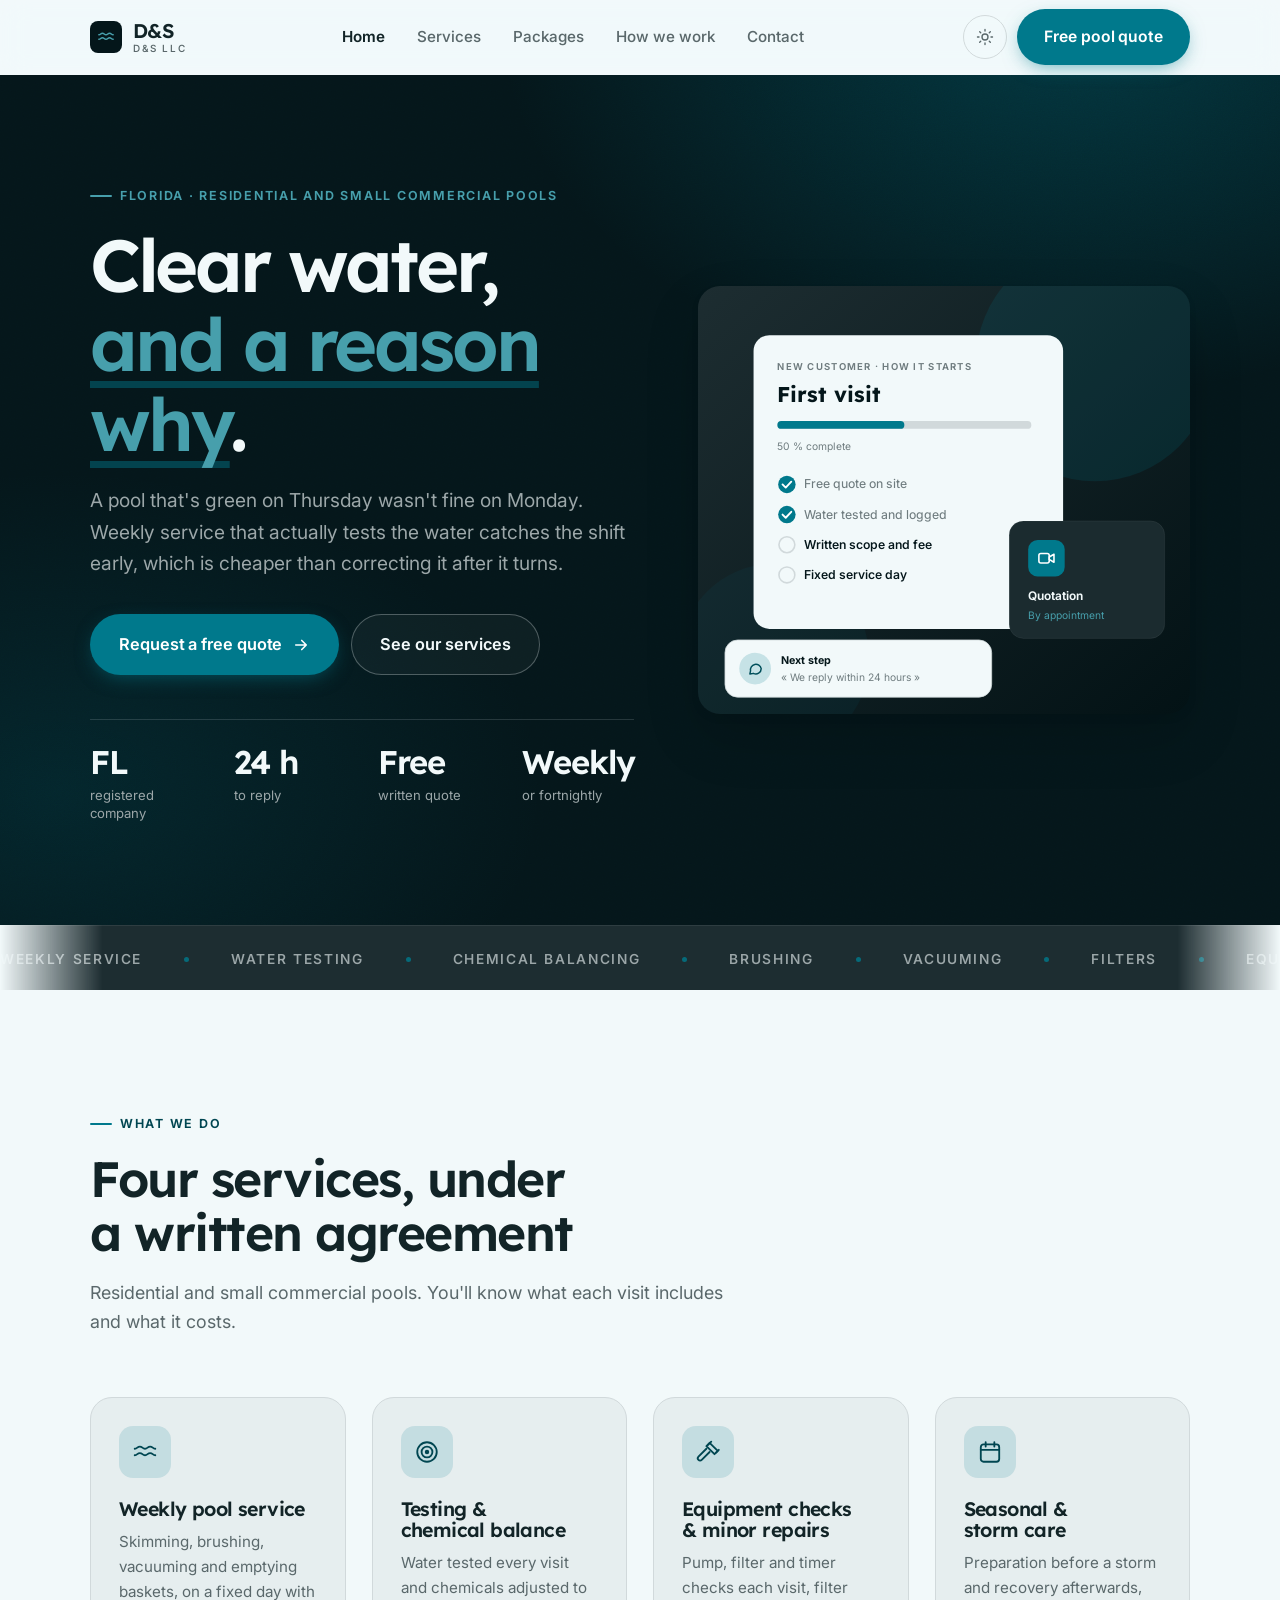
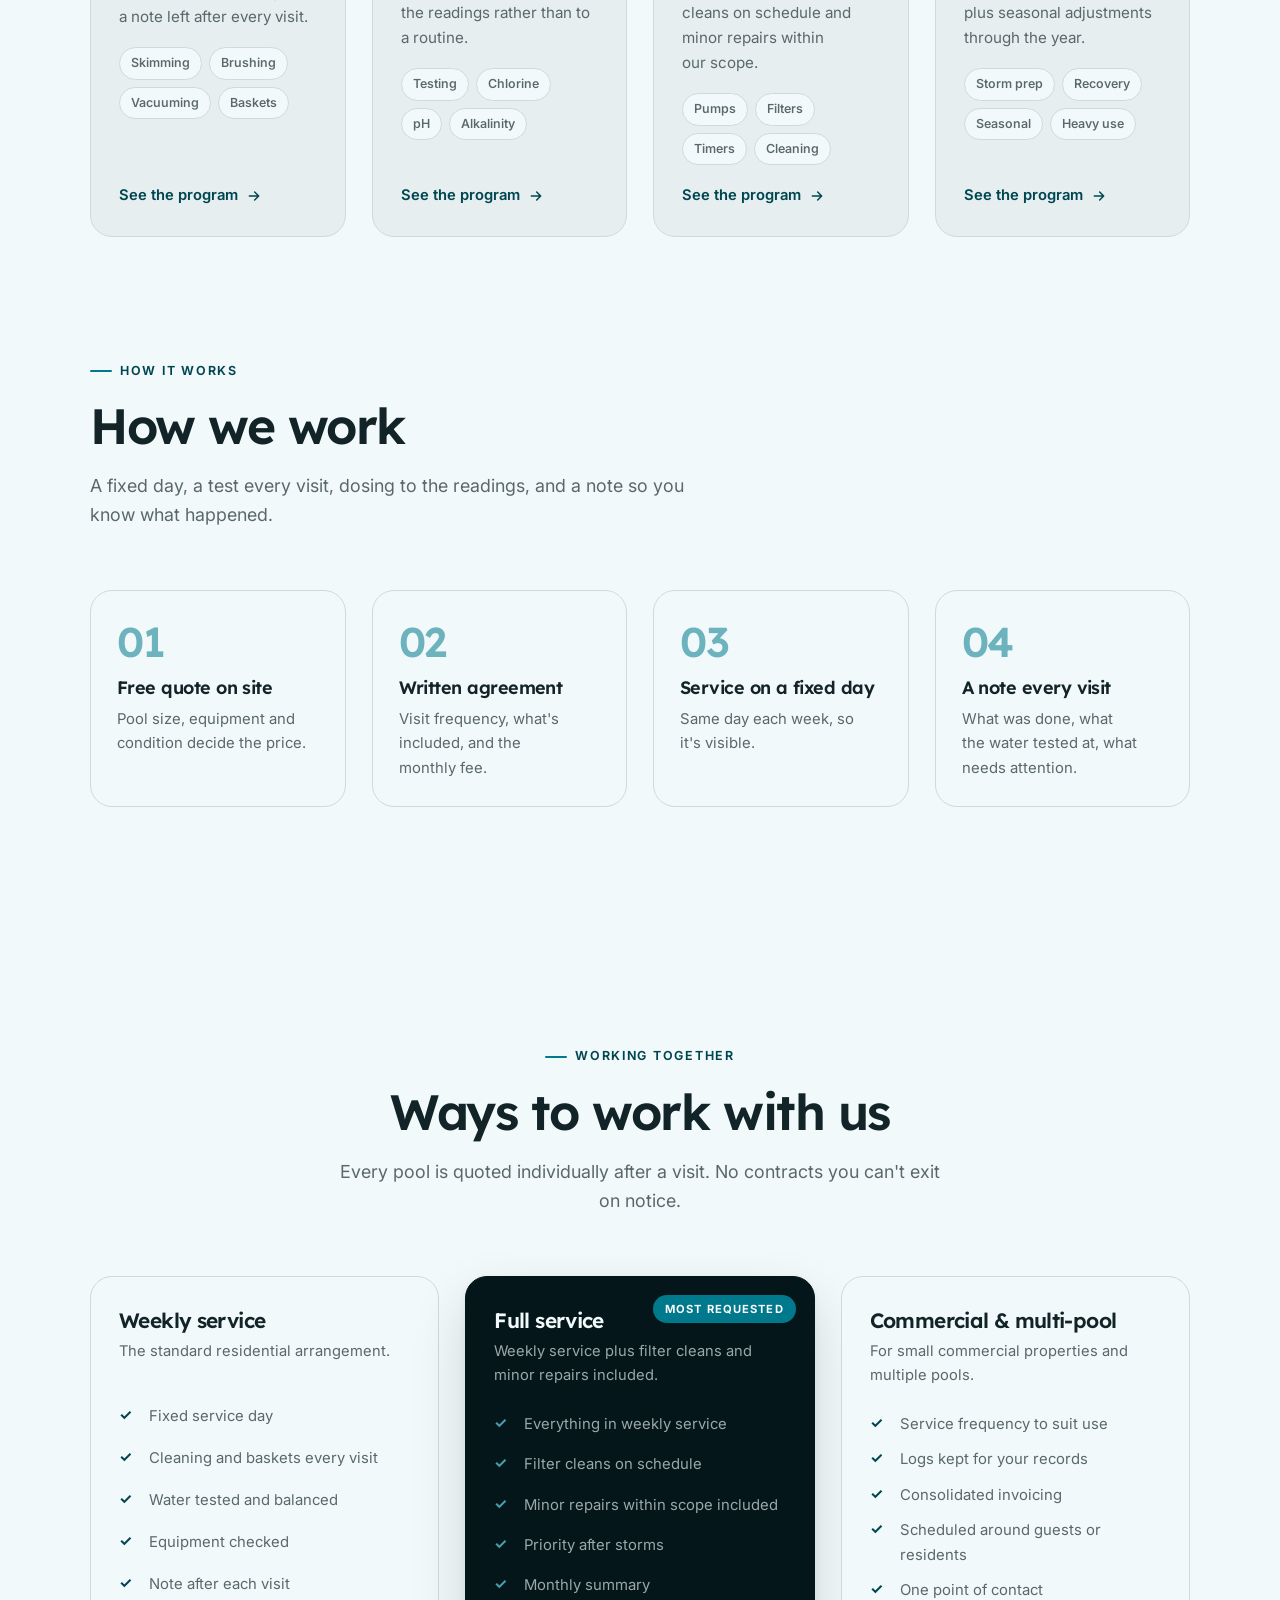
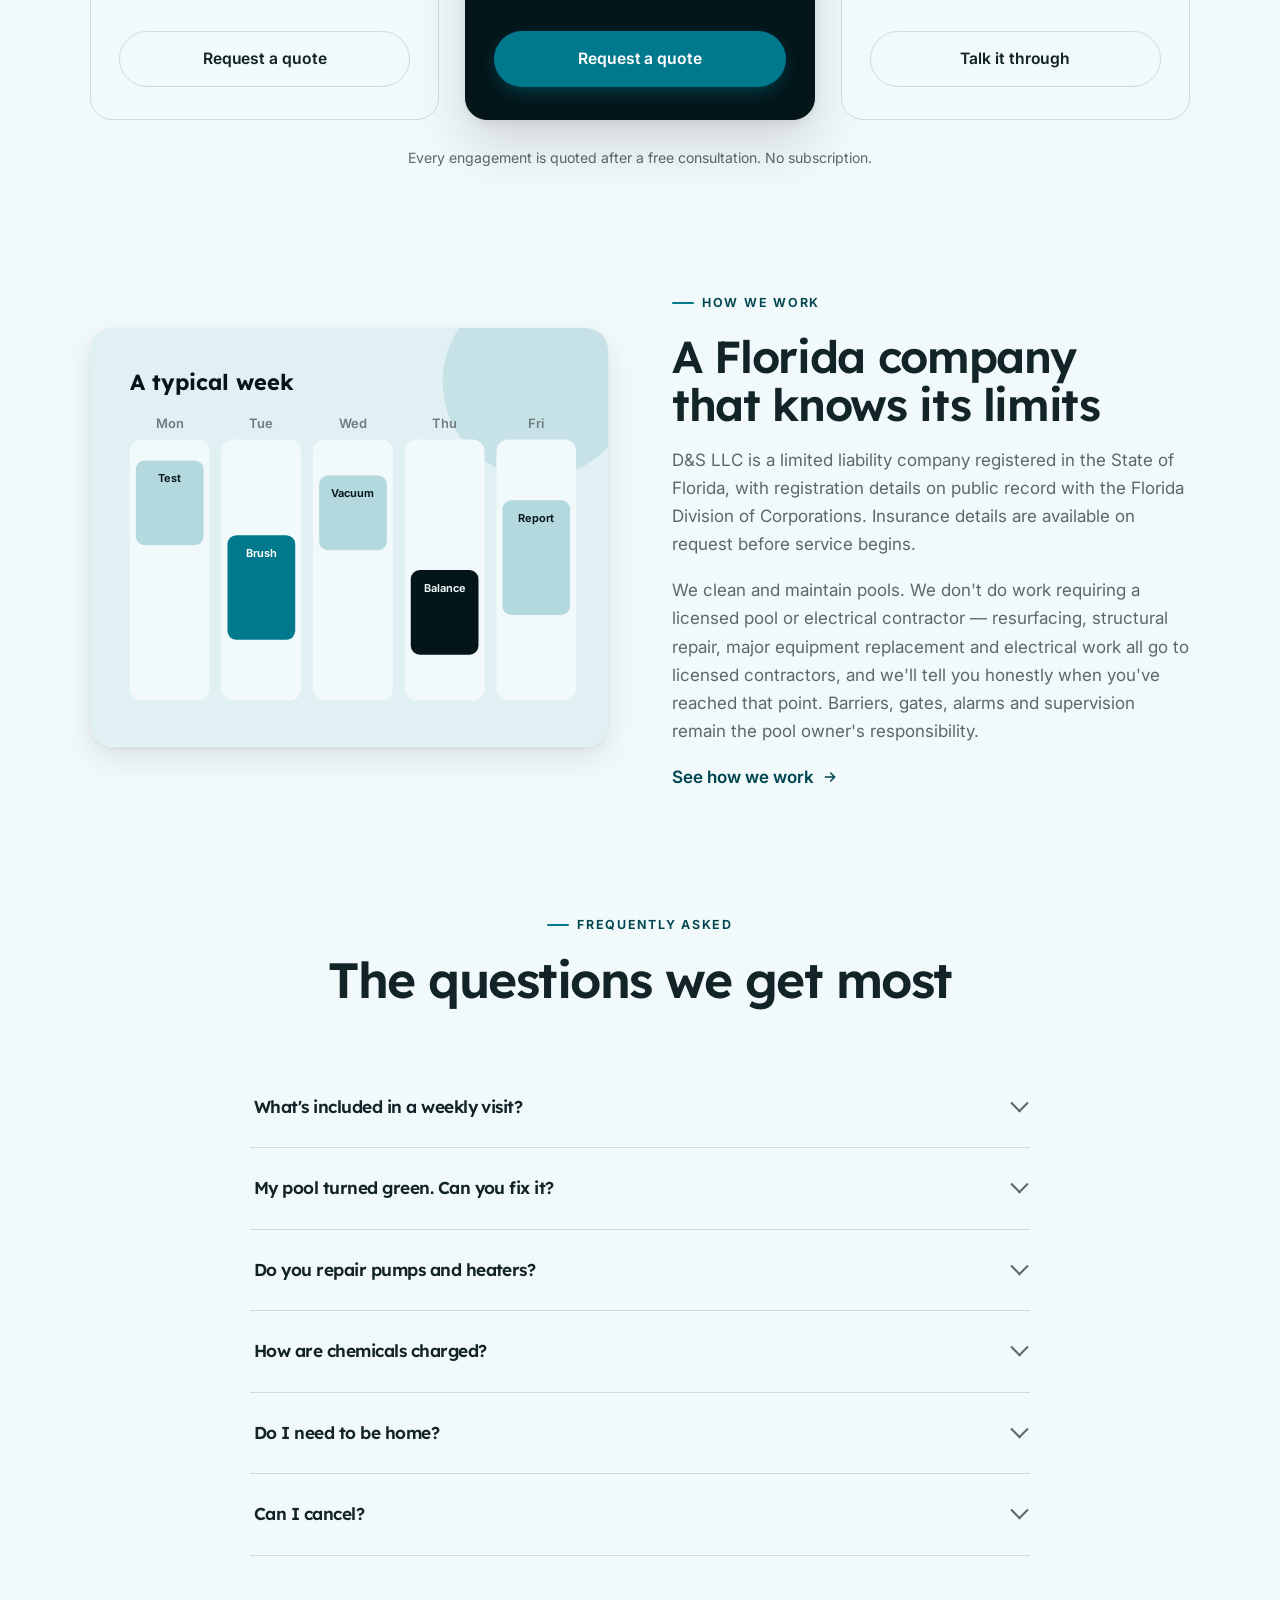
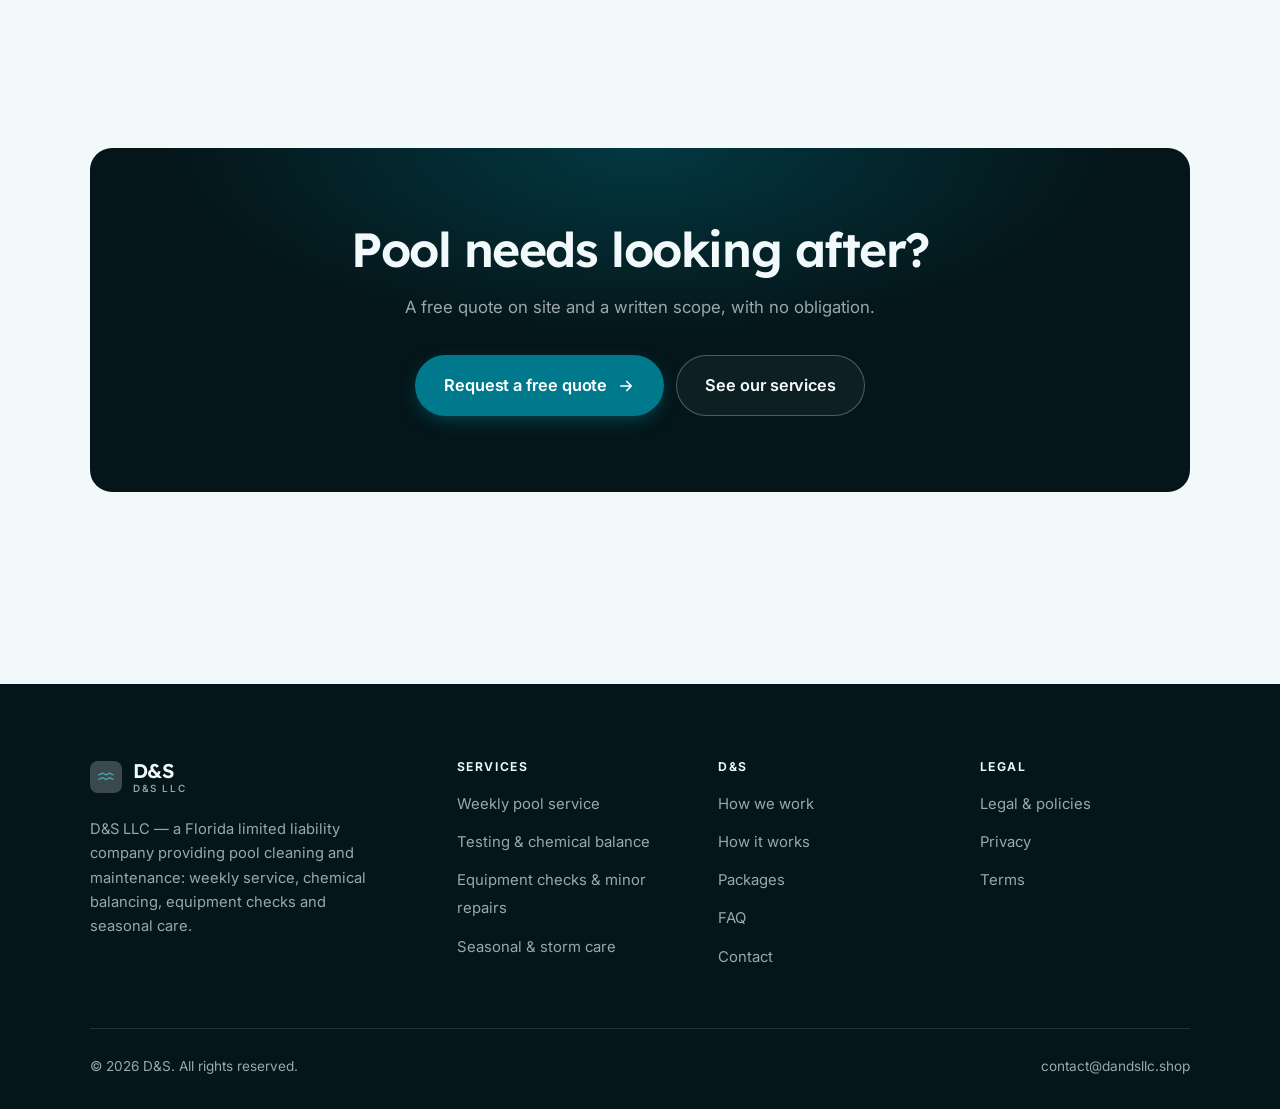
<file: index.html>
<!DOCTYPE html>
<html lang="en" class="no-js">
<head>
<meta charset="utf-8">
<meta name="viewport" content="width=device-width, initial-scale=1">
<title>D&amp;S LLC — pool cleaning and maintenance in Florida</title>
<meta name="description" content="D&amp;S LLC, a Florida pool service company: weekly cleaning, chemical balancing, equipment checks and seasonal care for residential and small commercial pools.">
<link rel="canonical" href="https://dandsllc.shop/">

<meta property="og:type" content="website">
<meta property="og:url" content="https://dandsllc.shop/">
<meta property="og:site_name" content="D&amp;S">
<meta property="og:locale" content="en_US">
<meta property="og:title" content="D&amp;S LLC — pool cleaning and maintenance in Florida">
<meta property="og:description" content="D&amp;S LLC, a Florida pool service company: weekly cleaning, chemical balancing, equipment checks and seasonal care for residential and small commercial pools.">
<meta name="theme-color" content="#04161a">

<link rel="icon" href="assets/img/favicon.svg" type="image/svg+xml">
<link rel="preconnect" href="https://fonts.googleapis.com">
<link rel="preconnect" href="https://fonts.gstatic.com" crossorigin>
<link rel="stylesheet" href="https://fonts.googleapis.com/css2?family=Lexend+Deca:wght@400..700&family=Inter:wght@400..700&display=swap">
<link rel="stylesheet" href="assets/css/style.css">

<!-- Thème appliqué avant le premier rendu (évite le flash) -->
<script>
document.documentElement.classList.remove('no-js');
(function(){try{var t=localStorage.getItem('site-theme');if(t){document.documentElement.setAttribute('data-theme',t);}}catch(e){}})();
</script>
<script type="application/ld+json">
{
  "@context": "https://schema.org",
  "@type": "Organization",
  "name": "D&S",
  "url": "https://dandsllc.shop/",
  "email": "contact@dandsllc.shop",
  "description": "D&S LLC, a Florida pool service company: weekly cleaning, chemical balancing, equipment checks and seasonal care for residential and small commercial pools.",
  "areaServed": "US",
  "knowsLanguage": "en"
}
</script>
</head>

<body>
<a class="skip-link" href="#main">Skip to main content</a>

<header class="site-header">
  <nav class="wrap nav" aria-label="Main navigation">
    <a class="brand" href="index.html">
      <svg class="brand__mark" viewBox="0 0 64 64" aria-hidden="true">
        <rect class="bm-bg" width="64" height="64" rx="16"/>
        <g class="bm-ic" transform="translate(14 14) scale(1.5)" fill="none" stroke-width="2.1" stroke-linecap="round" stroke-linejoin="round"><path d="M2.5 9c2.4 0 2.4-2 4.75-2s2.4 2 4.75 2 2.4-2 4.75-2 2.4 2 4.75 2M2.5 15c2.4 0 2.4-2 4.75-2s2.4 2 4.75 2 2.4-2 4.75-2 2.4 2 4.75 2"/></g>
      </svg>
      <span>D&amp;S<span class="brand__sub">D&amp;S LLC</span></span>
    </a>

    <ul class="nav__links" id="nav-links">
      <li><a href="index.html" aria-current="page">Home</a></li>
      <li><a href="programs.html">Services</a></li>
      <li><a href="index.html#pricing">Packages</a></li>
      <li><a href="about.html">How we work</a></li>
      <li><a href="contact.html">Contact</a></li>
      <li><a class="btn btn--primary" href="contact.html">Free pool quote</a></li>
    </ul>

    <div class="nav__cta">
      <button class="theme-toggle" type="button" aria-label="Switch to dark theme">
        <svg class="icon-sun" viewBox="0 0 24 24" fill="none" stroke="currentColor" stroke-width="1.8" stroke-linecap="round" aria-hidden="true"><circle cx="12" cy="12" r="4"/><path d="M12 2v2m0 16v2M2 12h2m16 0h2M4.9 4.9l1.4 1.4m11.4 11.4 1.4 1.4M19.1 4.9l-1.4 1.4M6.3 17.7l-1.4 1.4"/></svg>
        <svg class="icon-moon" viewBox="0 0 24 24" fill="none" stroke="currentColor" stroke-width="1.8" stroke-linecap="round" stroke-linejoin="round" aria-hidden="true"><path d="M21 12.8A9 9 0 1 1 11.2 3a7 7 0 0 0 9.8 9.8z"/></svg>
      </button>
      <a class="btn btn--primary" href="contact.html">Free pool quote</a>
      <button class="nav__toggle" type="button" aria-expanded="false" aria-controls="nav-links" aria-label="Open menu">
        <svg class="icon-open" viewBox="0 0 24 24" fill="none" stroke="currentColor" stroke-width="2" stroke-linecap="round" aria-hidden="true"><path d="M3 6h18M3 12h18M3 18h18"/></svg>
        <svg class="icon-close" viewBox="0 0 24 24" fill="none" stroke="currentColor" stroke-width="2" stroke-linecap="round" aria-hidden="true"><path d="M6 6l12 12M18 6L6 18"/></svg>
      </button>
    </div>
  </nav>
</header>

<main id="main">

<section class="hero">
  <div class="wrap hero__inner">
    <div>
      <span class="eyebrow hero__eyebrow">Florida · Residential and small commercial pools</span>
      <h1>Clear water,<br> <em>and a reason why</em>.</h1>
      <p class="hero__lede">A pool that's green on Thursday wasn't fine on Monday. Weekly service that actually tests the water catches the shift early, which is cheaper than correcting it after it turns.</p>

      <div class="hero__actions">
        <a class="btn btn--primary btn--lg" href="contact.html">Request a free quote <svg viewBox="0 0 24 24" fill="none" stroke="currentColor" stroke-width="2.2" stroke-linecap="round" stroke-linejoin="round" aria-hidden="true"><path d="M5 12h14M13 6l6 6-6 6"/></svg></a>
        <a class="btn btn--on-dark btn--lg" href="programs.html">See our services</a>
      </div>

      <ul class="hero__proof">
        <li><span class="stat__num">FL</span><span class="stat__label">registered company</span></li>
        <li><span class="stat__num">24 h</span><span class="stat__label">to reply</span></li>
        <li><span class="stat__num">Free</span><span class="stat__label">written quote</span></li>
        <li><span class="stat__num">Weekly</span><span class="stat__label">or fortnightly</span></li>
      </ul>
    </div>

    <div class="hero__art">
      <svg viewBox="0 0 620 540" role="img" aria-label="How pool service with D&amp;S starts, from free quote to a fixed weekly service day.">
        <defs>
          <linearGradient id="hbg" x1="0" y1="0" x2="1" y2="1">
            <stop offset="0" stop-color="#1d2d31"/><stop offset="1" stop-color="#031215"/>
          </linearGradient>
        </defs>
        <rect width="620" height="540" rx="22" fill="url(#hbg)"/>
        <circle cx="500" cy="96" r="150" fill="#00798c" opacity=".16"/>
        <circle cx="96" cy="470" r="120" fill="#00798c" opacity=".08"/>

        <g style="font-family: var(--font-body)">
          <!-- Carte programme -->
          <rect x="70" y="62" width="390" height="370" rx="20" fill="#f2f9fa"/>
          <text x="100" y="106" font-size="12" font-weight="650" letter-spacing="1.6" fill="#6f7c7f">NEW CUSTOMER · HOW IT STARTS</text>
          <text x="100" y="146" font-size="27" font-weight="700" fill="#04161a" style="font-family: var(--font-display)">First visit</text>
          <rect x="100" y="170" width="320" height="10" rx="5" fill="#d1d9db"/>
          <rect x="100" y="170" width="160" height="10" rx="5" fill="#00798c"/>
          <text x="100" y="206" font-size="13" fill="#6f7c7f">50 % complete</text>
          <circle cx="112" cy="250" r="11" fill="#00798c"/><path d="M106.5 250l4 4 7-7.5" fill="none" stroke="#ffffff" stroke-width="2.4" stroke-linecap="round" stroke-linejoin="round"/><text x="134" y="255" font-size="15.5" fill="#6f7c7f" font-weight="450">Free quote on site</text>
          <circle cx="112" cy="288" r="11" fill="#00798c"/><path d="M106.5 288l4 4 7-7.5" fill="none" stroke="#ffffff" stroke-width="2.4" stroke-linecap="round" stroke-linejoin="round"/><text x="134" y="293" font-size="15.5" fill="#6f7c7f" font-weight="450">Water tested and logged</text>
          <circle cx="112" cy="326" r="10" fill="none" stroke="#d1d9db" stroke-width="2"/><text x="134" y="331" font-size="15.5" fill="#04161a" font-weight="560">Written scope and fee</text>
          <circle cx="112" cy="364" r="10" fill="none" stroke="#d1d9db" stroke-width="2"/><text x="134" y="369" font-size="15.5" fill="#04161a" font-weight="560">Fixed service day</text>

          <!-- Carte séance -->
          <rect x="392" y="296" width="196" height="148" rx="18" fill="#1b2b2f" stroke="#ffffff" stroke-opacity=".08"/>
          <rect x="416" y="320" width="46" height="46" rx="12" fill="#00798c"/>
          <g transform="translate(427 331)" fill="none" stroke="#ffffff" color="#ffffff" stroke-width="2" stroke-linecap="round" stroke-linejoin="round"><rect x="2.5" y="6" width="13" height="12" rx="2.5"/><path d="M15.5 10.5 21.5 7v10l-6-3.5z"/></g>
          <text x="416" y="396" font-size="15" font-weight="650" fill="#f2f9fa">Quotation</text>
          <text x="416" y="420" font-size="13" fill="#479fac">By appointment</text>

          <!-- Retour du coach -->
          <rect x="34" y="446" width="336" height="72" rx="16" fill="#f2f9fa" stroke="#d1d9db"/>
          <circle cx="72" cy="482" r="20" fill="#c6e2e6"/>
          <g transform="translate(62 472) scale(.84)" fill="none" stroke="#004f5b" stroke-width="2.2" stroke-linecap="round" stroke-linejoin="round"><path d="M21 12a8 8 0 0 1-11.6 7.1L4 20l1-4.6A8 8 0 1 1 21 12z"/></g>
          <text x="104" y="476" font-size="13.5" font-weight="700" fill="#04161a">Next step</text>
          <text x="104" y="498" font-size="13" fill="#6f7c7f">« We reply within 24 hours »</text>
        </g>
      </svg>
    </div>
  </div>
</section>

<div class="marquee" aria-hidden="true">
  <div class="marquee__track"><span>Weekly service</span><span>Water testing</span><span>Chemical balancing</span><span>Brushing</span><span>Vacuuming</span><span>Filters</span><span>Equipment checks</span><span>Storm prep</span><span>Reports</span><span>Algae</span><span>Weekly service</span><span>Water testing</span><span>Chemical balancing</span><span>Brushing</span><span>Vacuuming</span><span>Filters</span><span>Equipment checks</span><span>Storm prep</span><span>Reports</span><span>Algae</span></div>
</div>

<section class="section wrap" id="programs">
  <div class="section-head reveal">
    <span class="eyebrow">What we do</span>
    <h2>Four services, under a written agreement</h2>
    <p>Residential and small commercial pools. You'll know what each visit includes and what it costs.</p>
  </div>
  <div class="grid grid--4 reveal-group">
    <a class="card" href="programs.html#weekly">
      <div class="card__icon"><svg viewBox="0 0 24 24" fill="none" stroke="currentColor" stroke-width="1.7" stroke-linecap="round" stroke-linejoin="round" aria-hidden="true"><path d="M2.5 9c2.4 0 2.4-2 4.75-2s2.4 2 4.75 2 2.4-2 4.75-2 2.4 2 4.75 2M2.5 15c2.4 0 2.4-2 4.75-2s2.4 2 4.75 2 2.4-2 4.75-2 2.4 2 4.75 2"/></svg></div>
      <h3>Weekly pool service</h3>
      <p>Skimming, brushing, vacuuming and emptying baskets, on a fixed day with a note left after every visit.</p>
      <ul class="tags"><li>Skimming</li><li>Brushing</li><li>Vacuuming</li><li>Baskets</li></ul>
      <span class="arrow-link">See the program <svg viewBox="0 0 24 24" fill="none" stroke="currentColor" stroke-width="2.2" stroke-linecap="round" stroke-linejoin="round" aria-hidden="true"><path d="M5 12h14M13 6l6 6-6 6"/></svg></span>
    </a>
    <a class="card" href="programs.html#chemistry">
      <div class="card__icon"><svg viewBox="0 0 24 24" fill="none" stroke="currentColor" stroke-width="1.7" stroke-linecap="round" stroke-linejoin="round" aria-hidden="true"><circle cx="12" cy="12" r="9"/><circle cx="12" cy="12" r="5"/><circle cx="12" cy="12" r="1.2" fill="currentColor"/></svg></div>
      <h3>Testing &amp; chemical balance</h3>
      <p>Water tested every visit and chemicals adjusted to the readings rather than to a routine.</p>
      <ul class="tags"><li>Testing</li><li>Chlorine</li><li>pH</li><li>Alkalinity</li></ul>
      <span class="arrow-link">See the program <svg viewBox="0 0 24 24" fill="none" stroke="currentColor" stroke-width="2.2" stroke-linecap="round" stroke-linejoin="round" aria-hidden="true"><path d="M5 12h14M13 6l6 6-6 6"/></svg></span>
    </a>
    <a class="card" href="programs.html#equipment">
      <div class="card__icon"><svg viewBox="0 0 24 24" fill="none" stroke="currentColor" stroke-width="1.7" stroke-linecap="round" stroke-linejoin="round" aria-hidden="true"><path d="M13.5 3.5 21 11l-3 3-7.5-7.5z"/><path d="M10.5 9 3.2 16.3a2.1 2.1 0 0 0 3 3L13.5 12"/><path d="M15 2.5 12 5.5M19.5 12.5 22 10"/></svg></div>
      <h3>Equipment checks &amp; minor repairs</h3>
      <p>Pump, filter and timer checks each visit, filter cleans on schedule and minor repairs within our scope.</p>
      <ul class="tags"><li>Pumps</li><li>Filters</li><li>Timers</li><li>Cleaning</li></ul>
      <span class="arrow-link">See the program <svg viewBox="0 0 24 24" fill="none" stroke="currentColor" stroke-width="2.2" stroke-linecap="round" stroke-linejoin="round" aria-hidden="true"><path d="M5 12h14M13 6l6 6-6 6"/></svg></span>
    </a>
    <a class="card" href="programs.html#seasonal">
      <div class="card__icon"><svg viewBox="0 0 24 24" fill="none" stroke="currentColor" stroke-width="1.7" stroke-linecap="round" stroke-linejoin="round" aria-hidden="true"><rect x="3.5" y="5" width="17" height="16" rx="2.5"/><path d="M8 3v4M16 3v4M3.5 10h17"/></svg></div>
      <h3>Seasonal &amp; storm care</h3>
      <p>Preparation before a storm and recovery afterwards, plus seasonal adjustments through the year.</p>
      <ul class="tags"><li>Storm prep</li><li>Recovery</li><li>Seasonal</li><li>Heavy use</li></ul>
      <span class="arrow-link">See the program <svg viewBox="0 0 24 24" fill="none" stroke="currentColor" stroke-width="2.2" stroke-linecap="round" stroke-linejoin="round" aria-hidden="true"><path d="M5 12h14M13 6l6 6-6 6"/></svg></span>
    </a>
  </div>
</section>

<section class="section section--flush wrap" id="how-it-works">
  <div class="section-head reveal">
    <span class="eyebrow">How it works</span>
    <h2>How we work</h2>
    <p>A fixed day, a test every visit, dosing to the readings, and a note so you know what happened.</p>
  </div>
  <div class="grid grid--4 steps reveal-group">
    <article class="step">
      <h3>Free quote on site</h3>
      <p>Pool size, equipment and condition decide the price.</p>
    </article>
    <article class="step">
      <h3>Written agreement</h3>
      <p>Visit frequency, what's included, and the monthly fee.</p>
    </article>
    <article class="step">
      <h3>Service on a fixed day</h3>
      <p>Same day each week, so it's visible.</p>
    </article>
    <article class="step">
      <h3>A note every visit</h3>
      <p>What was done, what the water tested at, what needs attention.</p>
    </article>
  </div>
</section>

<section class="section wrap" id="pricing">
  <div class="section-head section-head--center reveal">
    <span class="eyebrow">Working together</span>
    <h2>Ways to work with us</h2>
    <p>Every pool is quoted individually after a visit. No contracts you can't exit on notice.</p>
  </div>
  <div class="grid grid--3 plans reveal-group">
    <article class="plan">
      
      <h3>Weekly service</h3>
      <p class="plan__desc">The standard residential arrangement.</p>
      
      <ul class="plan__features">
        <li>Fixed service day</li>
        <li>Cleaning and baskets every visit</li>
        <li>Water tested and balanced</li>
        <li>Equipment checked</li>
        <li>Note after each visit</li>
      </ul>
      <a class="btn btn--ghost btn--block" href="contact.html">Request a quote</a>
    </article>
    <article class="plan plan--featured">
      <span class="plan__tag">Most requested</span>
      <h3>Full service</h3>
      <p class="plan__desc">Weekly service plus filter cleans and minor repairs included.</p>
      
      <ul class="plan__features">
        <li>Everything in weekly service</li>
        <li>Filter cleans on schedule</li>
        <li>Minor repairs within scope included</li>
        <li>Priority after storms</li>
        <li>Monthly summary</li>
      </ul>
      <a class="btn btn--primary btn--block" href="contact.html">Request a quote</a>
    </article>
    <article class="plan">
      
      <h3>Commercial &amp; multi-pool</h3>
      <p class="plan__desc">For small commercial properties and multiple pools.</p>
      
      <ul class="plan__features">
        <li>Service frequency to suit use</li>
        <li>Logs kept for your records</li>
        <li>Consolidated invoicing</li>
        <li>Scheduled around guests or residents</li>
        <li>One point of contact</li>
      </ul>
      <a class="btn btn--ghost btn--block" href="contact.html">Talk it through</a>
    </article>
  </div>
  <p class="plans-note">Every engagement is quoted after a free consultation. No subscription.</p>
</section>

<section class="section section--flush wrap">
  <div class="split reveal">
    <div class="split__art">
      <svg viewBox="0 0 520 420" role="img" aria-label="Example of a typical week: Test, Brush, Vacuum, Balance, Report.">
        <rect width="520" height="420" rx="20" fill="#e1f0f2"/>
        <circle cx="450" cy="54" r="96" fill="#00798c" opacity=".12"/>
        <g style="font-family: var(--font-body)">
        <text x="40" y="62" font-size="22" font-weight="700" fill="#04161a" style="font-family: var(--font-display)">A typical week</text>
        <text x="80" y="100" text-anchor="middle" font-size="13" font-weight="600" fill="#6f7c7f">Mon</text>
        <rect x="40" y="112" width="80" height="262" rx="12" fill="#f2f9fa"/>
        <rect x="46" y="133" width="68" height="85" rx="9" fill="#b3d8dd"/>
        <text x="80" y="155" text-anchor="middle" font-size="11" font-weight="650" fill="#04161a">Test</text>
        <text x="172" y="100" text-anchor="middle" font-size="13" font-weight="600" fill="#6f7c7f">Tue</text>
        <rect x="132" y="112" width="80" height="262" rx="12" fill="#f2f9fa"/>
        <rect x="138" y="208" width="68" height="105" rx="9" fill="#00798c"/>
        <text x="172" y="230" text-anchor="middle" font-size="11" font-weight="650" fill="#ffffff">Brush</text>
        <text x="264" y="100" text-anchor="middle" font-size="13" font-weight="600" fill="#6f7c7f">Wed</text>
        <rect x="224" y="112" width="80" height="262" rx="12" fill="#f2f9fa"/>
        <rect x="230" y="148" width="68" height="75" rx="9" fill="#b3d8dd"/>
        <text x="264" y="170" text-anchor="middle" font-size="11" font-weight="650" fill="#04161a">Vacuum</text>
        <text x="356" y="100" text-anchor="middle" font-size="13" font-weight="600" fill="#6f7c7f">Thu</text>
        <rect x="316" y="112" width="80" height="262" rx="12" fill="#f2f9fa"/>
        <rect x="322" y="243" width="68" height="85" rx="9" fill="#04161a"/>
        <text x="356" y="265" text-anchor="middle" font-size="11" font-weight="650" fill="#f2f9fa">Balance</text>
        <text x="448" y="100" text-anchor="middle" font-size="13" font-weight="600" fill="#6f7c7f">Fri</text>
        <rect x="408" y="112" width="80" height="262" rx="12" fill="#f2f9fa"/>
        <rect x="414" y="173" width="68" height="115" rx="9" fill="#b3d8dd"/>
        <text x="448" y="195" text-anchor="middle" font-size="11" font-weight="650" fill="#04161a">Report</text>
        </g>
      </svg>
    </div>
    <div>
      <span class="eyebrow">How we work</span>
      <h2>A Florida company that knows its limits</h2>
      <p>D&amp;S LLC is a limited liability company registered in the State of Florida, with registration details on public record with the Florida Division of Corporations. Insurance details are available on request before service begins.</p>
      <p>We clean and maintain pools. We don't do work requiring a licensed pool or electrical contractor — resurfacing, structural repair, major equipment replacement and electrical work all go to licensed contractors, and we'll tell you honestly when you've reached that point. Barriers, gates, alarms and supervision remain the pool owner's responsibility.</p>
      <p><a class="arrow-link" href="about.html">See how we work <svg viewBox="0 0 24 24" fill="none" stroke="currentColor" stroke-width="2.2" stroke-linecap="round" stroke-linejoin="round" aria-hidden="true"><path d="M5 12h14M13 6l6 6-6 6"/></svg></a></p>
    </div>
  </div>
</section>

<section class="section section--flush wrap" id="faq">
  <div class="section-head section-head--center reveal">
    <span class="eyebrow">Frequently asked</span>
    <h2>The questions we get most</h2>
  </div>
  <div class="faq reveal">
    <details>
      <summary>What's included in a weekly visit?</summary>
      <p>Skimming, brushing, vacuuming as needed, baskets emptied, water tested and balanced, and equipment checked — with a note left afterwards. It's stated in the agreement so there's no ambiguity.</p>
    </details>
    <details>
      <summary>My pool turned green. Can you fix it?</summary>
      <p>Usually, and we'll tell you honestly whether it's a clean-up or a drain-and-refill situation. Recovery is quoted separately from regular service.</p>
    </details>
    <details>
      <summary>Do you repair pumps and heaters?</summary>
      <p>Minor repairs, yes. Major equipment replacement and electrical work go to licensed contractors — we'll identify the problem and refer you.</p>
    </details>
    <details>
      <summary>How are chemicals charged?</summary>
      <p>Stated in the agreement — either included in the monthly fee or billed at cost. You'll know which before you sign anything.</p>
    </details>
    <details>
      <summary>Do I need to be home?</summary>
      <p>No, provided we have gate access. Tell us about dogs, codes and locked gates up front.</p>
    </details>
    <details>
      <summary>Can I cancel?</summary>
      <p>Yes, on the notice stated in the agreement. No long tie-ins.</p>
    </details>
  </div>
</section>

<section class="wrap section--tight">
  <div class="cta-band reveal">
    <h2>Pool needs looking after?</h2>
    <p>A free quote on site and a written scope, with no obligation.</p>
    <div class="hero__actions">
      <a class="btn btn--primary btn--lg" href="contact.html">Request a free quote <svg viewBox="0 0 24 24" fill="none" stroke="currentColor" stroke-width="2.2" stroke-linecap="round" stroke-linejoin="round" aria-hidden="true"><path d="M5 12h14M13 6l6 6-6 6"/></svg></a>
      <a class="btn btn--on-dark btn--lg" href="programs.html">See our services</a>
    </div>
  </div>
</section>

</main>

<footer class="site-footer">
  <div class="wrap">
    <div class="footer__grid">
      <div class="footer__brand">
        <a class="brand" href="index.html">
          <svg class="brand__mark" viewBox="0 0 64 64" aria-hidden="true">
        <rect class="bm-bg" width="64" height="64" rx="16"/>
        <g class="bm-ic" transform="translate(14 14) scale(1.5)" fill="none" stroke-width="2.1" stroke-linecap="round" stroke-linejoin="round"><path d="M2.5 9c2.4 0 2.4-2 4.75-2s2.4 2 4.75 2 2.4-2 4.75-2 2.4 2 4.75 2M2.5 15c2.4 0 2.4-2 4.75-2s2.4 2 4.75 2 2.4-2 4.75-2 2.4 2 4.75 2"/></g>
      </svg>
          <span>D&amp;S<span class="brand__sub">D&amp;S LLC</span></span>
        </a>
        <p>D&amp;S LLC — a Florida limited liability company providing pool cleaning and maintenance: weekly service, chemical balancing, equipment checks and seasonal care.</p>
      </div>

      <div class="footer__col">
        <h4>Services</h4>
        <ul>
          <li><a href="programs.html#weekly">Weekly pool service</a></li>
          <li><a href="programs.html#chemistry">Testing &amp; chemical balance</a></li>
          <li><a href="programs.html#equipment">Equipment checks &amp; minor repairs</a></li>
          <li><a href="programs.html#seasonal">Seasonal &amp; storm care</a></li>
        </ul>
      </div>

      <div class="footer__col">
        <h4>D&amp;S</h4>
        <ul>
          <li><a href="about.html">How we work</a></li>
          <li><a href="index.html#how-it-works">How it works</a></li>
          <li><a href="index.html#pricing">Packages</a></li>
          <li><a href="index.html#faq">FAQ</a></li>
          <li><a href="contact.html">Contact</a></li>
        </ul>
      </div>

      <div class="footer__col">
        <h4>Legal</h4>
        <ul>
          <li><a href="legal.html">Legal &amp; policies</a></li>
          <li><a href="legal.html#privacy">Privacy</a></li>
          <li><a href="legal.html#terms">Terms</a></li>
        </ul>
      </div>
    </div>

    <div class="footer__bottom">
      <p>© <span data-year>2026</span> D&amp;S. All rights reserved.</p>
      <p><a href="mailto:contact@dandsllc.shop">contact@dandsllc.shop</a></p>
    </div>
  </div>
</footer>

<script src="assets/js/main.js" defer></script>
</body>
</html>
</file>
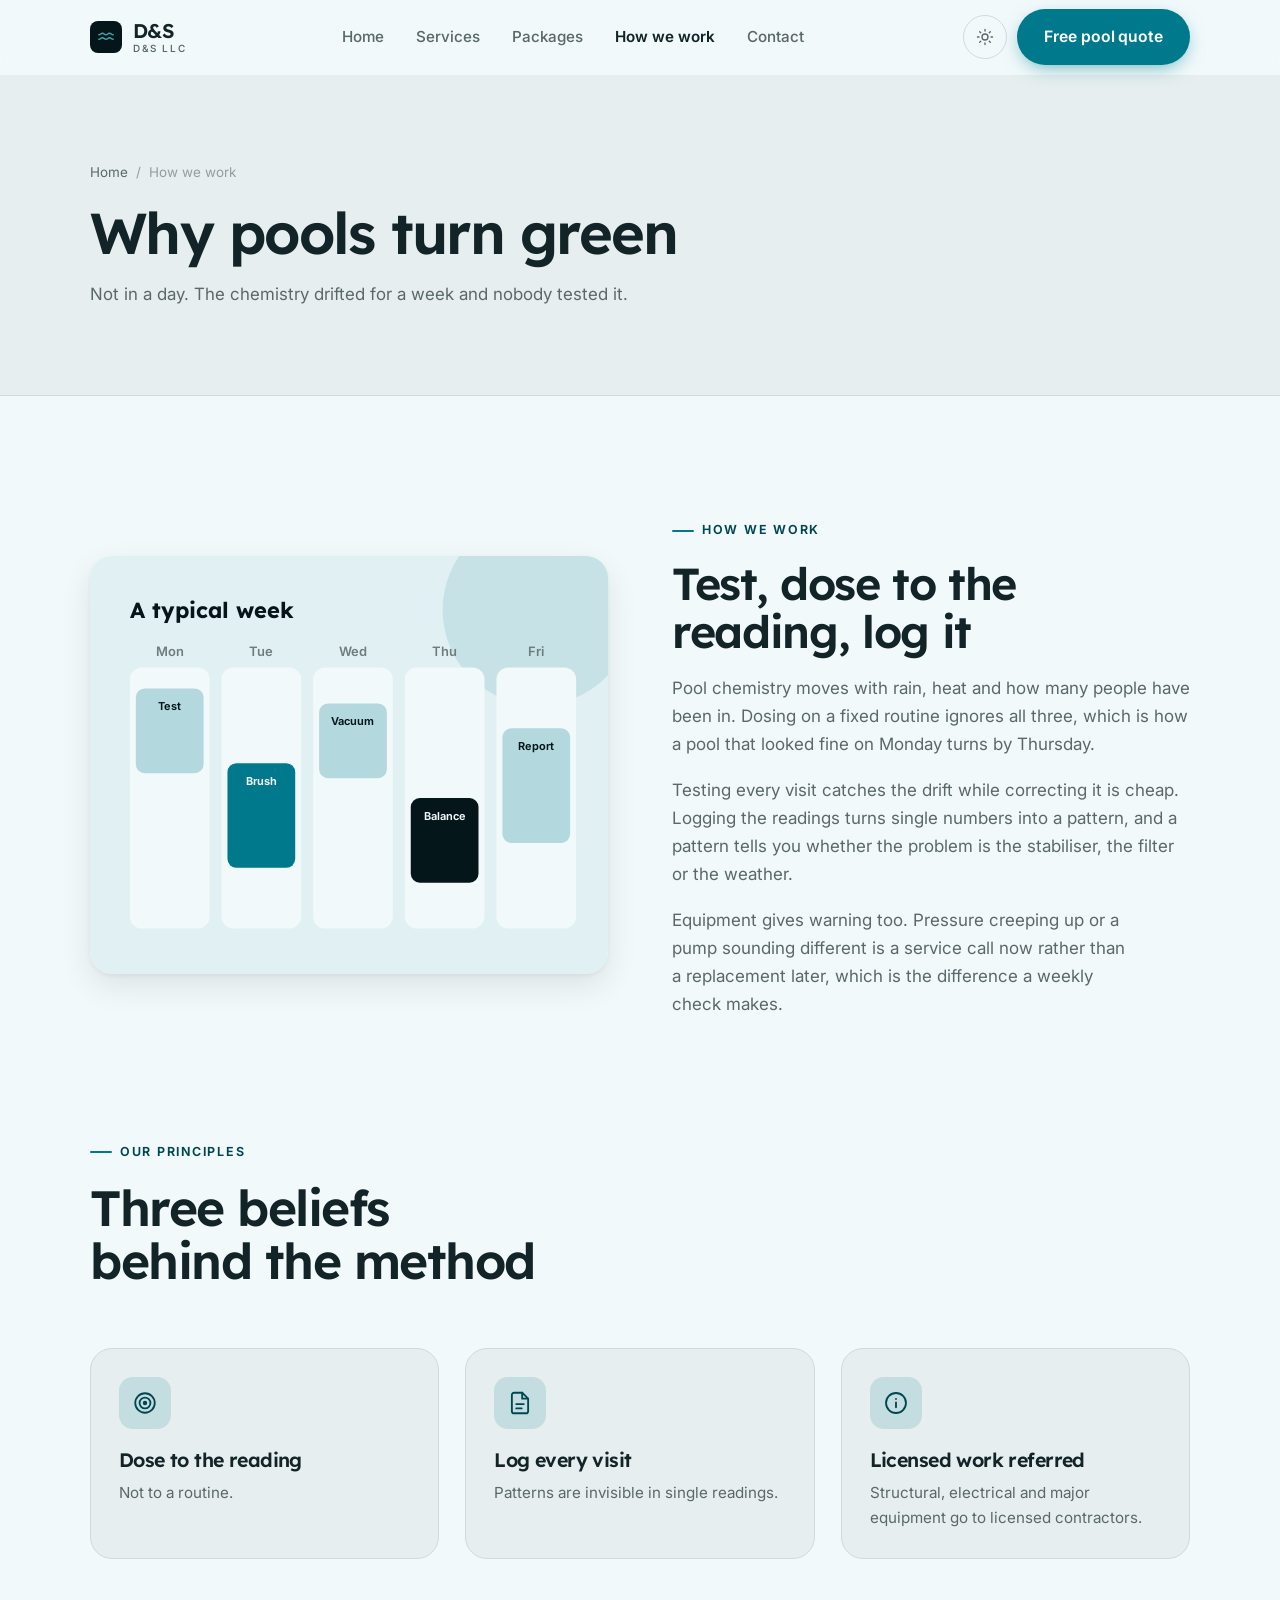
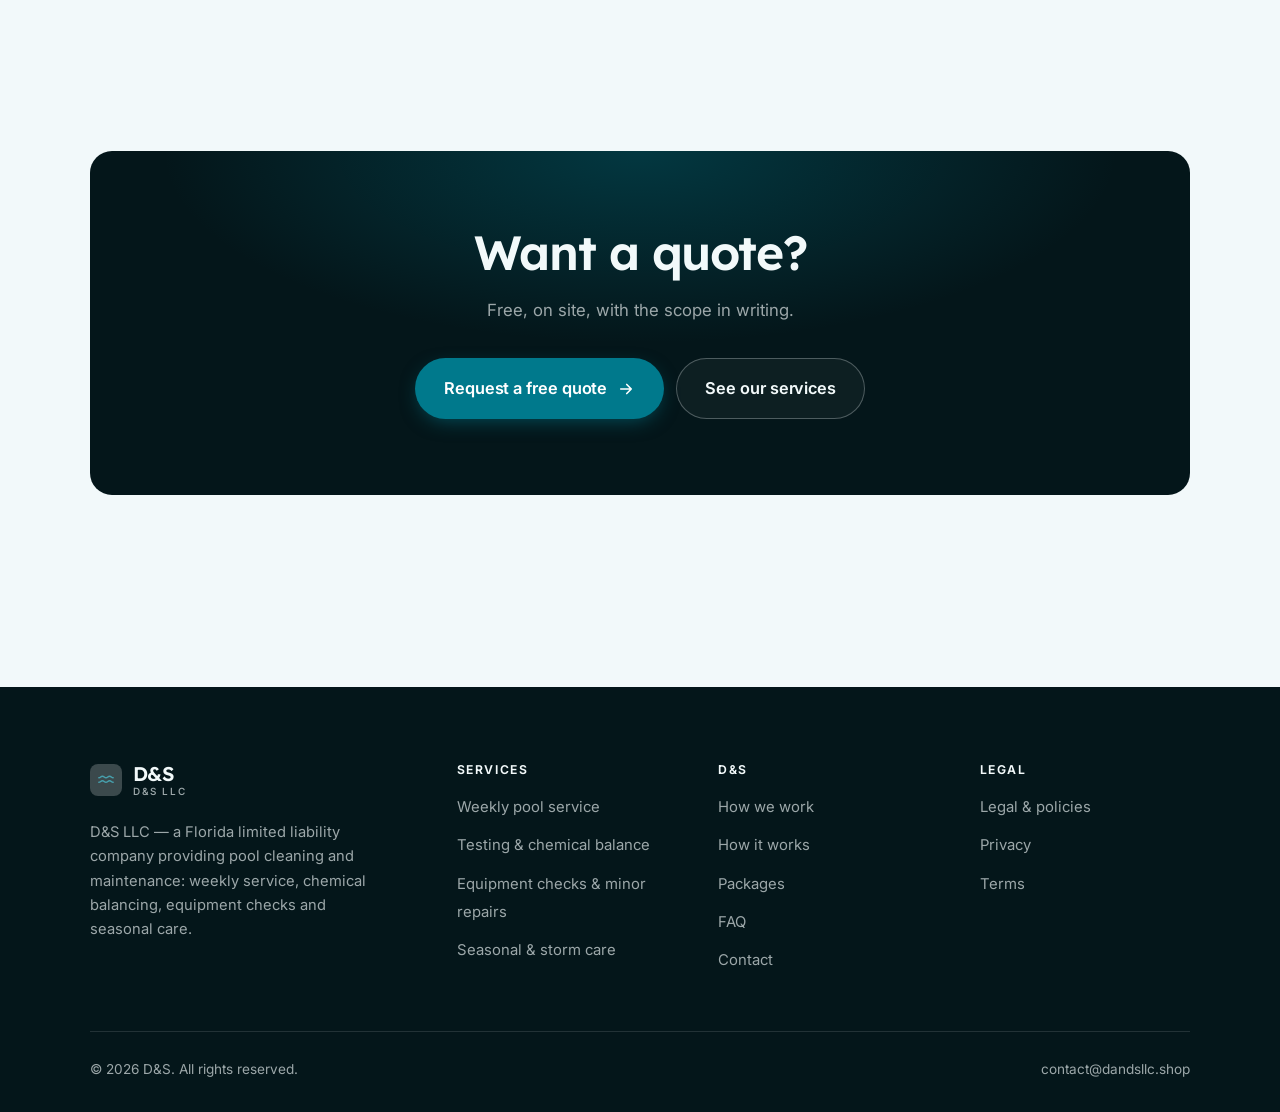
<file: about.html>
<!DOCTYPE html>
<html lang="en" class="no-js">
<head>
<meta charset="utf-8">
<meta name="viewport" content="width=device-width, initial-scale=1">
<title>How we work — D&amp;S</title>
<meta name="description" content="About D&amp;S LLC, a Florida pool cleaning and maintenance company.">
<link rel="canonical" href="https://dandsllc.shop/about.html">

<meta property="og:type" content="website">
<meta property="og:url" content="https://dandsllc.shop/about.html">
<meta property="og:site_name" content="D&amp;S">
<meta property="og:locale" content="en_US">
<meta property="og:title" content="How we work — D&amp;S">
<meta property="og:description" content="About D&amp;S LLC, a Florida pool cleaning and maintenance company.">
<meta name="theme-color" content="#04161a">

<link rel="icon" href="assets/img/favicon.svg" type="image/svg+xml">
<link rel="preconnect" href="https://fonts.googleapis.com">
<link rel="preconnect" href="https://fonts.gstatic.com" crossorigin>
<link rel="stylesheet" href="https://fonts.googleapis.com/css2?family=Lexend+Deca:wght@400..700&family=Inter:wght@400..700&display=swap">
<link rel="stylesheet" href="assets/css/style.css">

<!-- Thème appliqué avant le premier rendu (évite le flash) -->
<script>
document.documentElement.classList.remove('no-js');
(function(){try{var t=localStorage.getItem('site-theme');if(t){document.documentElement.setAttribute('data-theme',t);}}catch(e){}})();
</script>
</head>

<body>
<a class="skip-link" href="#main">Skip to main content</a>

<header class="site-header">
  <nav class="wrap nav" aria-label="Main navigation">
    <a class="brand" href="index.html">
      <svg class="brand__mark" viewBox="0 0 64 64" aria-hidden="true">
        <rect class="bm-bg" width="64" height="64" rx="16"/>
        <g class="bm-ic" transform="translate(14 14) scale(1.5)" fill="none" stroke-width="2.1" stroke-linecap="round" stroke-linejoin="round"><path d="M2.5 9c2.4 0 2.4-2 4.75-2s2.4 2 4.75 2 2.4-2 4.75-2 2.4 2 4.75 2M2.5 15c2.4 0 2.4-2 4.75-2s2.4 2 4.75 2 2.4-2 4.75-2 2.4 2 4.75 2"/></g>
      </svg>
      <span>D&amp;S<span class="brand__sub">D&amp;S LLC</span></span>
    </a>

    <ul class="nav__links" id="nav-links">
      <li><a href="index.html">Home</a></li>
      <li><a href="programs.html">Services</a></li>
      <li><a href="index.html#pricing">Packages</a></li>
      <li><a href="about.html" aria-current="page">How we work</a></li>
      <li><a href="contact.html">Contact</a></li>
      <li><a class="btn btn--primary" href="contact.html">Free pool quote</a></li>
    </ul>

    <div class="nav__cta">
      <button class="theme-toggle" type="button" aria-label="Switch to dark theme">
        <svg class="icon-sun" viewBox="0 0 24 24" fill="none" stroke="currentColor" stroke-width="1.8" stroke-linecap="round" aria-hidden="true"><circle cx="12" cy="12" r="4"/><path d="M12 2v2m0 16v2M2 12h2m16 0h2M4.9 4.9l1.4 1.4m11.4 11.4 1.4 1.4M19.1 4.9l-1.4 1.4M6.3 17.7l-1.4 1.4"/></svg>
        <svg class="icon-moon" viewBox="0 0 24 24" fill="none" stroke="currentColor" stroke-width="1.8" stroke-linecap="round" stroke-linejoin="round" aria-hidden="true"><path d="M21 12.8A9 9 0 1 1 11.2 3a7 7 0 0 0 9.8 9.8z"/></svg>
      </button>
      <a class="btn btn--primary" href="contact.html">Free pool quote</a>
      <button class="nav__toggle" type="button" aria-expanded="false" aria-controls="nav-links" aria-label="Open menu">
        <svg class="icon-open" viewBox="0 0 24 24" fill="none" stroke="currentColor" stroke-width="2" stroke-linecap="round" aria-hidden="true"><path d="M3 6h18M3 12h18M3 18h18"/></svg>
        <svg class="icon-close" viewBox="0 0 24 24" fill="none" stroke="currentColor" stroke-width="2" stroke-linecap="round" aria-hidden="true"><path d="M6 6l12 12M18 6L6 18"/></svg>
      </button>
    </div>
  </nav>
</header>

<main id="main">

<section class="page-head">
  <div class="wrap">
    <nav class="breadcrumb" aria-label="Breadcrumb">
      <a href="index.html">Home</a><span>/</span><span aria-current="page">How we work</span>
    </nav>
    <h1>Why pools turn green</h1>
    <p>Not in a day. The chemistry drifted for a week and nobody tested it.</p>
  </div>
</section>

<section class="section wrap">
  <div class="split reveal">
    <div class="split__art">
      <svg viewBox="0 0 520 420" role="img" aria-label="Example of a typical week: Test, Brush, Vacuum, Balance, Report.">
        <rect width="520" height="420" rx="20" fill="#e1f0f2"/>
        <circle cx="450" cy="54" r="96" fill="#00798c" opacity=".12"/>
        <g style="font-family: var(--font-body)">
        <text x="40" y="62" font-size="22" font-weight="700" fill="#04161a" style="font-family: var(--font-display)">A typical week</text>
        <text x="80" y="100" text-anchor="middle" font-size="13" font-weight="600" fill="#6f7c7f">Mon</text>
        <rect x="40" y="112" width="80" height="262" rx="12" fill="#f2f9fa"/>
        <rect x="46" y="133" width="68" height="85" rx="9" fill="#b3d8dd"/>
        <text x="80" y="155" text-anchor="middle" font-size="11" font-weight="650" fill="#04161a">Test</text>
        <text x="172" y="100" text-anchor="middle" font-size="13" font-weight="600" fill="#6f7c7f">Tue</text>
        <rect x="132" y="112" width="80" height="262" rx="12" fill="#f2f9fa"/>
        <rect x="138" y="208" width="68" height="105" rx="9" fill="#00798c"/>
        <text x="172" y="230" text-anchor="middle" font-size="11" font-weight="650" fill="#ffffff">Brush</text>
        <text x="264" y="100" text-anchor="middle" font-size="13" font-weight="600" fill="#6f7c7f">Wed</text>
        <rect x="224" y="112" width="80" height="262" rx="12" fill="#f2f9fa"/>
        <rect x="230" y="148" width="68" height="75" rx="9" fill="#b3d8dd"/>
        <text x="264" y="170" text-anchor="middle" font-size="11" font-weight="650" fill="#04161a">Vacuum</text>
        <text x="356" y="100" text-anchor="middle" font-size="13" font-weight="600" fill="#6f7c7f">Thu</text>
        <rect x="316" y="112" width="80" height="262" rx="12" fill="#f2f9fa"/>
        <rect x="322" y="243" width="68" height="85" rx="9" fill="#04161a"/>
        <text x="356" y="265" text-anchor="middle" font-size="11" font-weight="650" fill="#f2f9fa">Balance</text>
        <text x="448" y="100" text-anchor="middle" font-size="13" font-weight="600" fill="#6f7c7f">Fri</text>
        <rect x="408" y="112" width="80" height="262" rx="12" fill="#f2f9fa"/>
        <rect x="414" y="173" width="68" height="115" rx="9" fill="#b3d8dd"/>
        <text x="448" y="195" text-anchor="middle" font-size="11" font-weight="650" fill="#04161a">Report</text>
        </g>
      </svg>
    </div>
    <div>
      <span class="eyebrow">How we work</span>
      <h2>Test, dose to the reading, log it</h2>
      <p>Pool chemistry moves with rain, heat and how many people have been in. Dosing on a fixed routine ignores all three, which is how a pool that looked fine on Monday turns by Thursday.</p>
      <p>Testing every visit catches the drift while correcting it is cheap. Logging the readings turns single numbers into a pattern, and a pattern tells you whether the problem is the stabiliser, the filter or the weather.</p>
      <p>Equipment gives warning too. Pressure creeping up or a pump sounding different is a service call now rather than a replacement later, which is the difference a weekly check makes.</p>
      <!--
        TO DO: add a short introduction of the coach (name, real background),
        with a photo if possible. Do not invent credentials — see README.md.
      -->
    </div>
  </div>
</section>

<section class="section section--flush wrap">
  <div class="section-head reveal">
    <span class="eyebrow">Our principles</span>
    <h2>Three beliefs behind the method</h2>
  </div>
  <div class="grid grid--3 reveal-group">
    <article class="card">
      <div class="card__icon"><svg viewBox="0 0 24 24" fill="none" stroke="currentColor" stroke-width="1.7" stroke-linecap="round" stroke-linejoin="round" aria-hidden="true"><circle cx="12" cy="12" r="9"/><circle cx="12" cy="12" r="5"/><circle cx="12" cy="12" r="1.2" fill="currentColor"/></svg></div>
      <h3>Dose to the reading</h3>
      <p>Not to a routine.</p>
    </article>
    <article class="card">
      <div class="card__icon"><svg viewBox="0 0 24 24" fill="none" stroke="currentColor" stroke-width="1.7" stroke-linecap="round" stroke-linejoin="round" aria-hidden="true"><path d="M14 2.5H6.5A2 2 0 0 0 4.5 4.5v15a2 2 0 0 0 2 2h11a2 2 0 0 0 2-2V8z"/><path d="M14 2.5V8h5.5M8.5 13h7M8.5 17h5"/></svg></div>
      <h3>Log every visit</h3>
      <p>Patterns are invisible in single readings.</p>
    </article>
    <article class="card">
      <div class="card__icon"><svg viewBox="0 0 24 24" fill="none" stroke="currentColor" stroke-width="1.7" stroke-linecap="round" stroke-linejoin="round" aria-hidden="true"><circle cx="12" cy="12" r="9.2"/><path d="M12 16v-4.5M12 8.2v.1"/></svg></div>
      <h3>Licensed work referred</h3>
      <p>Structural, electrical and major equipment go to licensed contractors.</p>
    </article>
  </div>
</section>

<section class="wrap section--tight">
  <div class="cta-band reveal">
    <h2>Want a quote?</h2>
    <p>Free, on site, with the scope in writing.</p>
    <div class="hero__actions">
      <a class="btn btn--primary btn--lg" href="contact.html">Request a free quote <svg viewBox="0 0 24 24" fill="none" stroke="currentColor" stroke-width="2.2" stroke-linecap="round" stroke-linejoin="round" aria-hidden="true"><path d="M5 12h14M13 6l6 6-6 6"/></svg></a>
      <a class="btn btn--on-dark btn--lg" href="programs.html">See our services</a>
    </div>
  </div>
</section>

</main>

<footer class="site-footer">
  <div class="wrap">
    <div class="footer__grid">
      <div class="footer__brand">
        <a class="brand" href="index.html">
          <svg class="brand__mark" viewBox="0 0 64 64" aria-hidden="true">
        <rect class="bm-bg" width="64" height="64" rx="16"/>
        <g class="bm-ic" transform="translate(14 14) scale(1.5)" fill="none" stroke-width="2.1" stroke-linecap="round" stroke-linejoin="round"><path d="M2.5 9c2.4 0 2.4-2 4.75-2s2.4 2 4.75 2 2.4-2 4.75-2 2.4 2 4.75 2M2.5 15c2.4 0 2.4-2 4.75-2s2.4 2 4.75 2 2.4-2 4.75-2 2.4 2 4.75 2"/></g>
      </svg>
          <span>D&amp;S<span class="brand__sub">D&amp;S LLC</span></span>
        </a>
        <p>D&amp;S LLC — a Florida limited liability company providing pool cleaning and maintenance: weekly service, chemical balancing, equipment checks and seasonal care.</p>
      </div>

      <div class="footer__col">
        <h4>Services</h4>
        <ul>
          <li><a href="programs.html#weekly">Weekly pool service</a></li>
          <li><a href="programs.html#chemistry">Testing &amp; chemical balance</a></li>
          <li><a href="programs.html#equipment">Equipment checks &amp; minor repairs</a></li>
          <li><a href="programs.html#seasonal">Seasonal &amp; storm care</a></li>
        </ul>
      </div>

      <div class="footer__col">
        <h4>D&amp;S</h4>
        <ul>
          <li><a href="about.html">How we work</a></li>
          <li><a href="index.html#how-it-works">How it works</a></li>
          <li><a href="index.html#pricing">Packages</a></li>
          <li><a href="index.html#faq">FAQ</a></li>
          <li><a href="contact.html">Contact</a></li>
        </ul>
      </div>

      <div class="footer__col">
        <h4>Legal</h4>
        <ul>
          <li><a href="legal.html">Legal &amp; policies</a></li>
          <li><a href="legal.html#privacy">Privacy</a></li>
          <li><a href="legal.html#terms">Terms</a></li>
        </ul>
      </div>
    </div>

    <div class="footer__bottom">
      <p>© <span data-year>2026</span> D&amp;S. All rights reserved.</p>
      <p><a href="mailto:contact@dandsllc.shop">contact@dandsllc.shop</a></p>
    </div>
  </div>
</footer>

<script src="assets/js/main.js" defer></script>
</body>
</html>
</file>
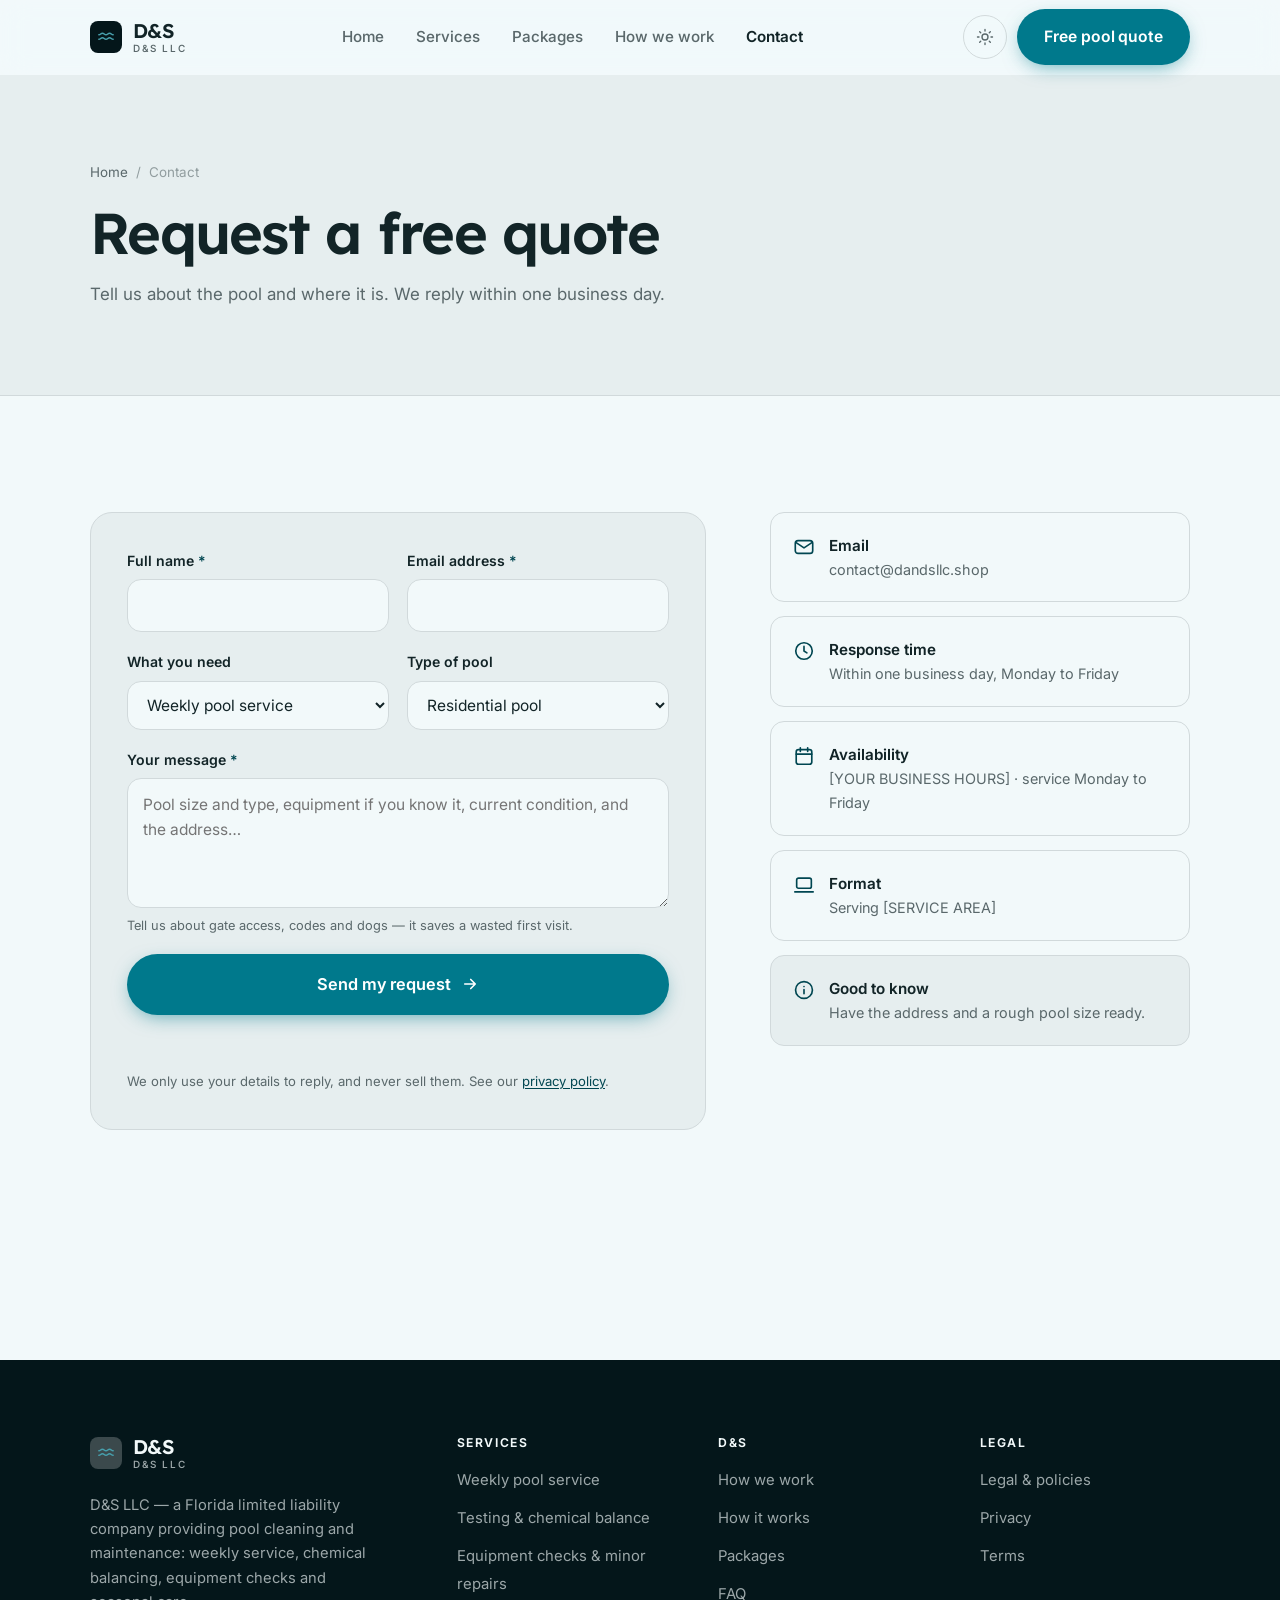
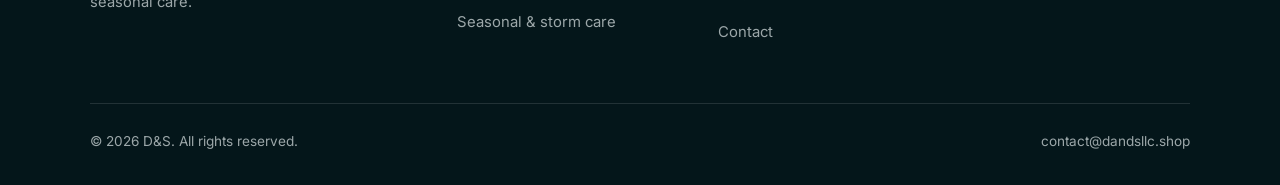
<file: contact.html>
<!DOCTYPE html>
<html lang="en" class="no-js">
<head>
<meta charset="utf-8">
<meta name="viewport" content="width=device-width, initial-scale=1">
<title>Contact — D&amp;S</title>
<meta name="description" content="Contact D&amp;S LLC for a pool service quote. We reply within one business day.">
<link rel="canonical" href="https://dandsllc.shop/contact.html">

<meta property="og:type" content="website">
<meta property="og:url" content="https://dandsllc.shop/contact.html">
<meta property="og:site_name" content="D&amp;S">
<meta property="og:locale" content="en_US">
<meta property="og:title" content="Contact — D&amp;S">
<meta property="og:description" content="Contact D&amp;S LLC for a pool service quote. We reply within one business day.">
<meta name="theme-color" content="#04161a">

<link rel="icon" href="assets/img/favicon.svg" type="image/svg+xml">
<link rel="preconnect" href="https://fonts.googleapis.com">
<link rel="preconnect" href="https://fonts.gstatic.com" crossorigin>
<link rel="stylesheet" href="https://fonts.googleapis.com/css2?family=Lexend+Deca:wght@400..700&family=Inter:wght@400..700&display=swap">
<link rel="stylesheet" href="assets/css/style.css">

<!-- Thème appliqué avant le premier rendu (évite le flash) -->
<script>
document.documentElement.classList.remove('no-js');
(function(){try{var t=localStorage.getItem('site-theme');if(t){document.documentElement.setAttribute('data-theme',t);}}catch(e){}})();
</script>
</head>

<body>
<a class="skip-link" href="#main">Skip to main content</a>

<header class="site-header">
  <nav class="wrap nav" aria-label="Main navigation">
    <a class="brand" href="index.html">
      <svg class="brand__mark" viewBox="0 0 64 64" aria-hidden="true">
        <rect class="bm-bg" width="64" height="64" rx="16"/>
        <g class="bm-ic" transform="translate(14 14) scale(1.5)" fill="none" stroke-width="2.1" stroke-linecap="round" stroke-linejoin="round"><path d="M2.5 9c2.4 0 2.4-2 4.75-2s2.4 2 4.75 2 2.4-2 4.75-2 2.4 2 4.75 2M2.5 15c2.4 0 2.4-2 4.75-2s2.4 2 4.75 2 2.4-2 4.75-2 2.4 2 4.75 2"/></g>
      </svg>
      <span>D&amp;S<span class="brand__sub">D&amp;S LLC</span></span>
    </a>

    <ul class="nav__links" id="nav-links">
      <li><a href="index.html">Home</a></li>
      <li><a href="programs.html">Services</a></li>
      <li><a href="index.html#pricing">Packages</a></li>
      <li><a href="about.html">How we work</a></li>
      <li><a href="contact.html" aria-current="page">Contact</a></li>
      <li><a class="btn btn--primary" href="contact.html">Free pool quote</a></li>
    </ul>

    <div class="nav__cta">
      <button class="theme-toggle" type="button" aria-label="Switch to dark theme">
        <svg class="icon-sun" viewBox="0 0 24 24" fill="none" stroke="currentColor" stroke-width="1.8" stroke-linecap="round" aria-hidden="true"><circle cx="12" cy="12" r="4"/><path d="M12 2v2m0 16v2M2 12h2m16 0h2M4.9 4.9l1.4 1.4m11.4 11.4 1.4 1.4M19.1 4.9l-1.4 1.4M6.3 17.7l-1.4 1.4"/></svg>
        <svg class="icon-moon" viewBox="0 0 24 24" fill="none" stroke="currentColor" stroke-width="1.8" stroke-linecap="round" stroke-linejoin="round" aria-hidden="true"><path d="M21 12.8A9 9 0 1 1 11.2 3a7 7 0 0 0 9.8 9.8z"/></svg>
      </button>
      <a class="btn btn--primary" href="contact.html">Free pool quote</a>
      <button class="nav__toggle" type="button" aria-expanded="false" aria-controls="nav-links" aria-label="Open menu">
        <svg class="icon-open" viewBox="0 0 24 24" fill="none" stroke="currentColor" stroke-width="2" stroke-linecap="round" aria-hidden="true"><path d="M3 6h18M3 12h18M3 18h18"/></svg>
        <svg class="icon-close" viewBox="0 0 24 24" fill="none" stroke="currentColor" stroke-width="2" stroke-linecap="round" aria-hidden="true"><path d="M6 6l12 12M18 6L6 18"/></svg>
      </button>
    </div>
  </nav>
</header>

<main id="main">

<section class="page-head">
  <div class="wrap">
    <nav class="breadcrumb" aria-label="Breadcrumb">
      <a href="index.html">Home</a><span>/</span><span aria-current="page">Contact</span>
    </nav>
    <h1>Request a free quote</h1>
    <p>Tell us about the pool and where it is. We reply within one business day.</p>
  </div>
</section>

<section class="section wrap">
  <div class="form-layout">

    <!--
      FORM: the action attribute holds a placeholder id. Create a free form at
      https://formspree.io and replace VOTRE_ID_FORMSPREE. Until then, the button
      opens the visitor's email app with a pre-filled message to contact@dandsllc.shop.
    -->
    <form class="form" id="contact-form" action="https://formspree.io/f/VOTRE_ID_FORMSPREE" method="POST"
          data-email="contact@dandsllc.shop" data-subject="Pool service quote"
          data-msg-mail="Your email app will open with the message ready to send." data-msg-sending="Sending…"
          data-msg-ok="Thanks! Your message is on its way. We reply within one business day." data-msg-err="Sending failed. Please email us directly at">
      <div class="form__row">
        <div class="field">
          <label for="nom">Full name <span class="req" aria-hidden="true">*</span></label>
          <input type="text" id="nom" name="nom" autocomplete="name" required>
        </div>
        <div class="field">
          <label for="email">Email address <span class="req" aria-hidden="true">*</span></label>
          <input type="email" id="email" name="email" autocomplete="email" required>
        </div>
      </div>

      <div class="form__row">
        <div class="field">
          <label for="programme">What you need</label>
          <select id="programme" name="programme">
            <option>Weekly pool service</option>
            <option>Testing &amp; chemical balance</option>
            <option>Equipment checks &amp; minor repairs</option>
            <option>Seasonal &amp; storm care</option>
            <option>Not sure yet</option>
          </select>
        </div>
        <div class="field">
          <label for="niveau">Type of pool</label>
          <select id="niveau" name="niveau">
            <option>Residential pool</option>
            <option>Pool and spa</option>
            <option>Small commercial</option>
            <option>Green pool recovery</option>
          </select>
        </div>
      </div>

      <div class="field">
        <label for="message">Your message <span class="req" aria-hidden="true">*</span></label>
        <textarea id="message" name="message" required placeholder="Pool size and type, equipment if you know it, current condition, and the address…"></textarea>
        <span class="field__hint">Tell us about gate access, codes and dogs — it saves a wasted first visit.</span>
      </div>

      <!-- Bot trap: hidden from humans -->
      <div class="visually-hidden" aria-hidden="true">
        <label for="site-web">Leave this field empty</label>
        <input type="text" id="site-web" name="_gotcha" tabindex="-1" autocomplete="off">
      </div>

      <button class="btn btn--primary btn--lg" type="submit">Send my request <svg viewBox="0 0 24 24" fill="none" stroke="currentColor" stroke-width="2.2" stroke-linecap="round" stroke-linejoin="round" aria-hidden="true"><path d="M5 12h14M13 6l6 6-6 6"/></svg></button>

      <p id="form-status" class="form__status" role="status" aria-live="polite"></p>

      <p class="form__note">
        We only use your details to reply, and never sell them. See our <a href="legal.html#privacy">privacy policy</a>.
      </p>
    </form>

    <aside class="contact-aside">
      <div class="contact-card">
        <svg viewBox="0 0 24 24" fill="none" stroke="currentColor" stroke-width="1.8" stroke-linecap="round" stroke-linejoin="round" aria-hidden="true"><rect x="2.5" y="5" width="19" height="14" rx="3"/><path d="M3 7l9 6 9-6"/></svg>
        <div><b>Email</b><a href="mailto:contact@dandsllc.shop">contact@dandsllc.shop</a></div>
      </div>
      <div class="contact-card">
        <svg viewBox="0 0 24 24" fill="none" stroke="currentColor" stroke-width="1.8" stroke-linecap="round" stroke-linejoin="round" aria-hidden="true"><circle cx="12" cy="12" r="9"/><path d="M12 7v5l3.2 2"/></svg>
        <div><b>Response time</b><span>Within one business day, Monday to Friday</span></div>
      </div>
      <div class="contact-card">
        <svg viewBox="0 0 24 24" fill="none" stroke="currentColor" stroke-width="1.8" stroke-linecap="round" stroke-linejoin="round" aria-hidden="true"><rect x="3.5" y="5" width="17" height="16" rx="2.5"/><path d="M8 3v4M16 3v4M3.5 10h17"/></svg>
        <div><b>Availability</b><span>[YOUR BUSINESS HOURS] · service Monday to Friday</span></div>
      </div>
      <div class="contact-card">
        <svg viewBox="0 0 24 24" fill="none" stroke="currentColor" stroke-width="1.8" stroke-linecap="round" stroke-linejoin="round" aria-hidden="true"><rect x="4" y="4.5" width="16" height="11" rx="2"/><path d="M2 19.5h20"/></svg>
        <div><b>Format</b><span>Serving [SERVICE AREA]</span></div>
      </div>
      <div class="contact-card contact-card--soft">
        <svg viewBox="0 0 24 24" fill="none" stroke="currentColor" stroke-width="1.8" stroke-linecap="round" stroke-linejoin="round" aria-hidden="true"><circle cx="12" cy="12" r="9.2"/><path d="M12 16v-4.5M12 8.2v.1"/></svg>
        <div><b>Good to know</b><span>Have the address and a rough pool size ready.</span></div>
      </div>
    </aside>

  </div>
</section>

</main>

<footer class="site-footer">
  <div class="wrap">
    <div class="footer__grid">
      <div class="footer__brand">
        <a class="brand" href="index.html">
          <svg class="brand__mark" viewBox="0 0 64 64" aria-hidden="true">
        <rect class="bm-bg" width="64" height="64" rx="16"/>
        <g class="bm-ic" transform="translate(14 14) scale(1.5)" fill="none" stroke-width="2.1" stroke-linecap="round" stroke-linejoin="round"><path d="M2.5 9c2.4 0 2.4-2 4.75-2s2.4 2 4.75 2 2.4-2 4.75-2 2.4 2 4.75 2M2.5 15c2.4 0 2.4-2 4.75-2s2.4 2 4.75 2 2.4-2 4.75-2 2.4 2 4.75 2"/></g>
      </svg>
          <span>D&amp;S<span class="brand__sub">D&amp;S LLC</span></span>
        </a>
        <p>D&amp;S LLC — a Florida limited liability company providing pool cleaning and maintenance: weekly service, chemical balancing, equipment checks and seasonal care.</p>
      </div>

      <div class="footer__col">
        <h4>Services</h4>
        <ul>
          <li><a href="programs.html#weekly">Weekly pool service</a></li>
          <li><a href="programs.html#chemistry">Testing &amp; chemical balance</a></li>
          <li><a href="programs.html#equipment">Equipment checks &amp; minor repairs</a></li>
          <li><a href="programs.html#seasonal">Seasonal &amp; storm care</a></li>
        </ul>
      </div>

      <div class="footer__col">
        <h4>D&amp;S</h4>
        <ul>
          <li><a href="about.html">How we work</a></li>
          <li><a href="index.html#how-it-works">How it works</a></li>
          <li><a href="index.html#pricing">Packages</a></li>
          <li><a href="index.html#faq">FAQ</a></li>
          <li><a href="contact.html">Contact</a></li>
        </ul>
      </div>

      <div class="footer__col">
        <h4>Legal</h4>
        <ul>
          <li><a href="legal.html">Legal &amp; policies</a></li>
          <li><a href="legal.html#privacy">Privacy</a></li>
          <li><a href="legal.html#terms">Terms</a></li>
        </ul>
      </div>
    </div>

    <div class="footer__bottom">
      <p>© <span data-year>2026</span> D&amp;S. All rights reserved.</p>
      <p><a href="mailto:contact@dandsllc.shop">contact@dandsllc.shop</a></p>
    </div>
  </div>
</footer>

<script src="assets/js/main.js" defer></script>
</body>
</html>
</file>
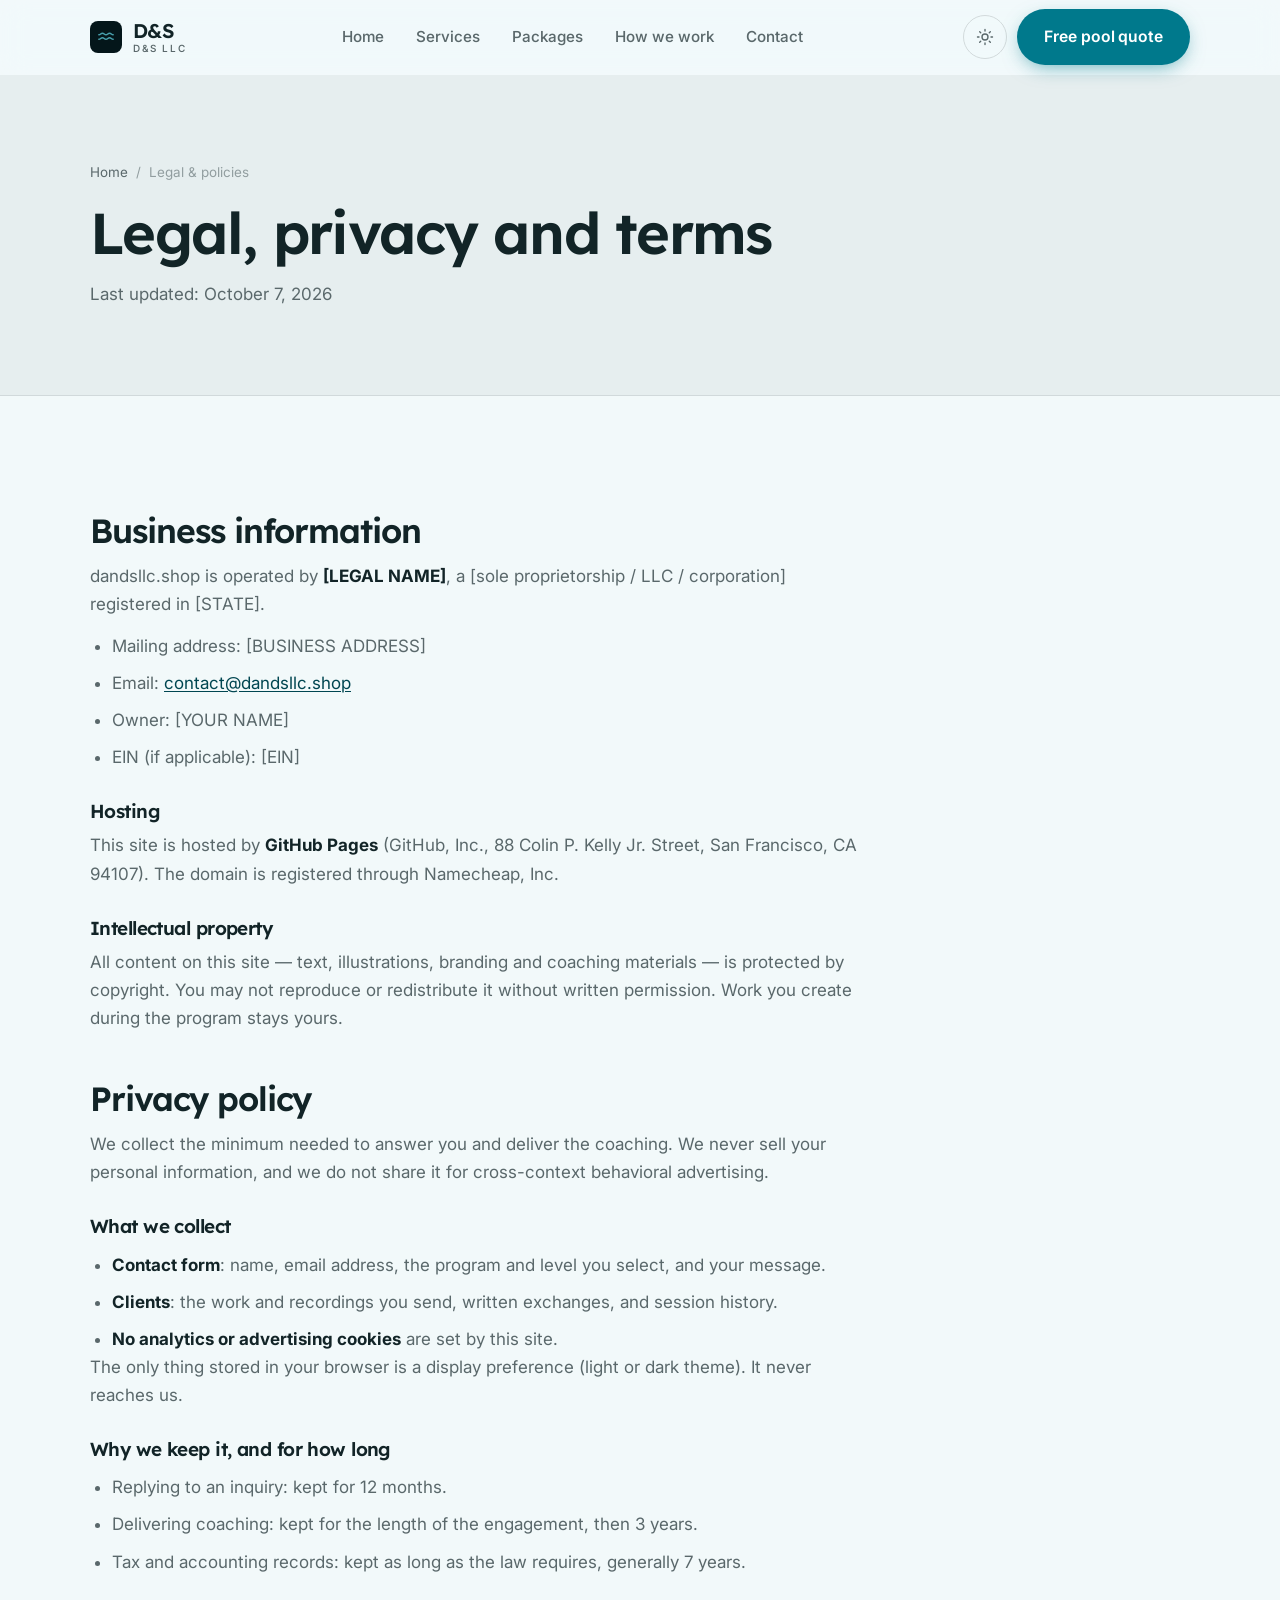
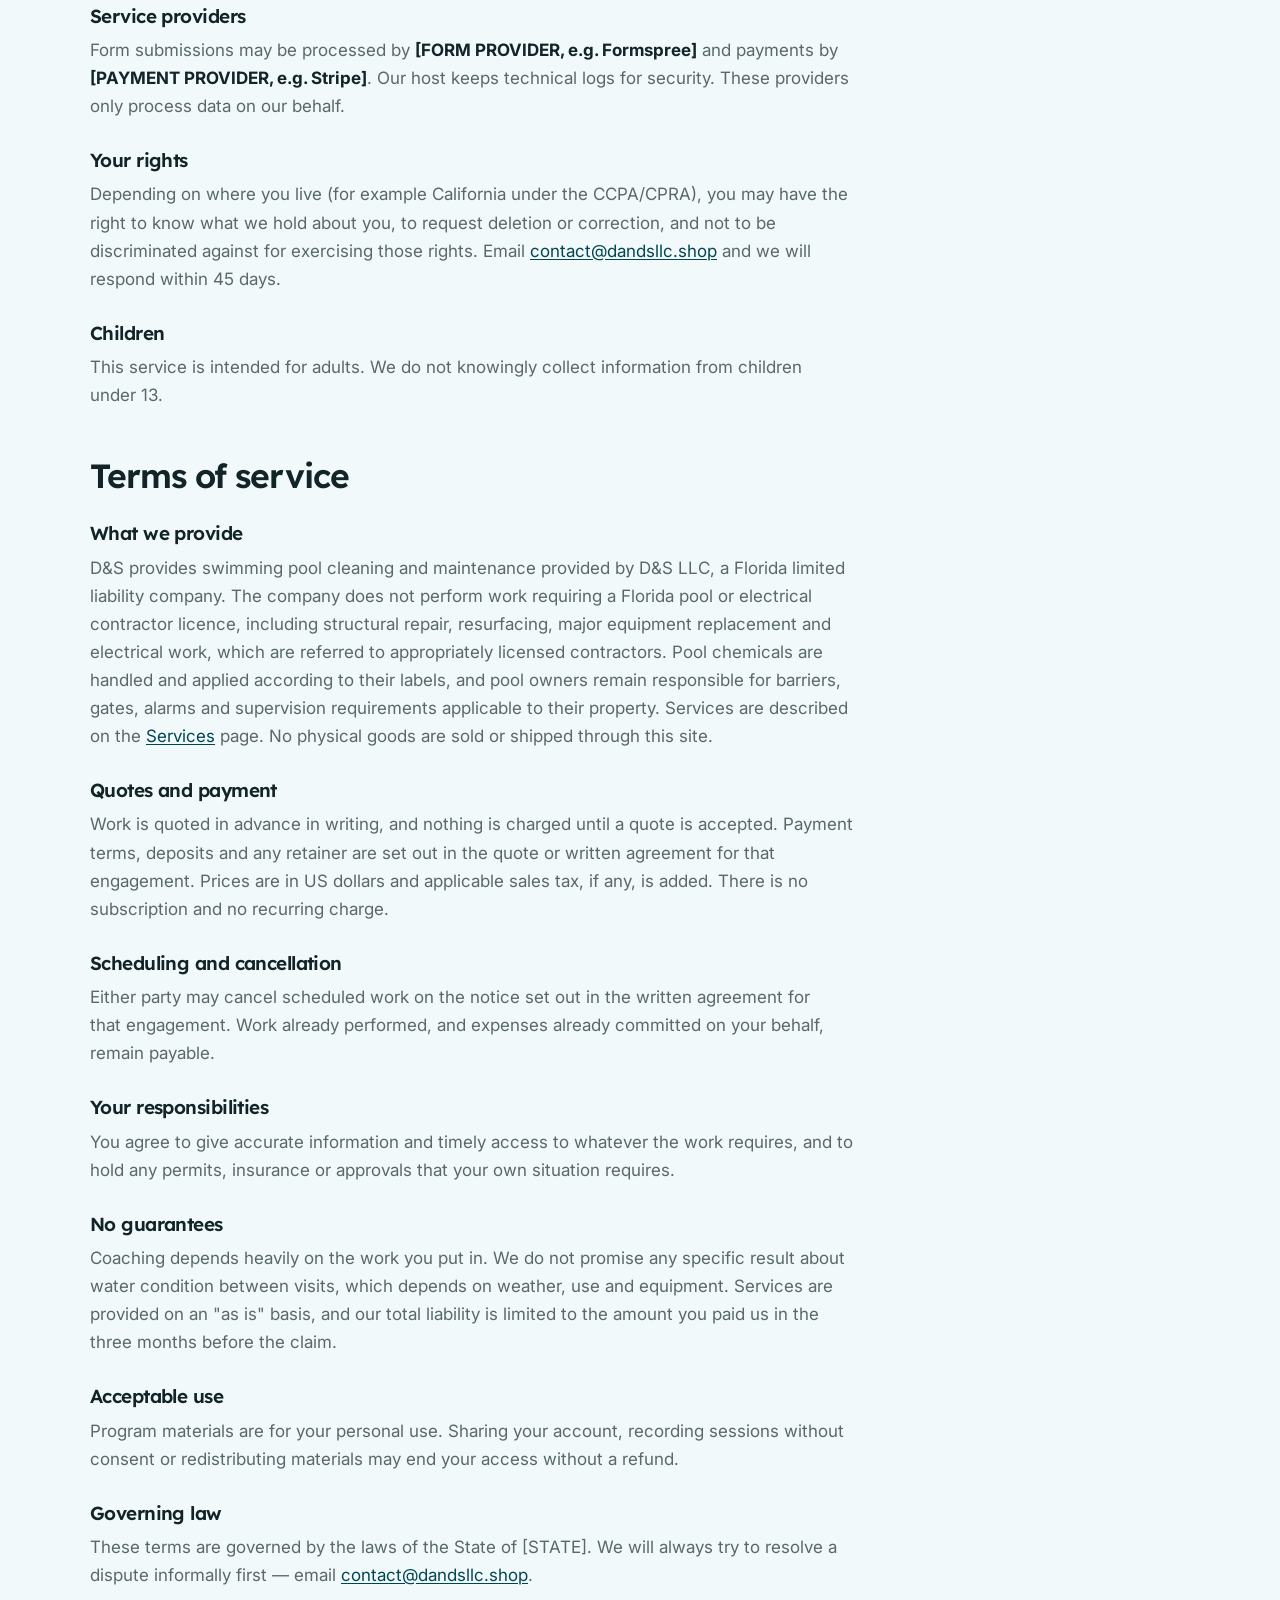
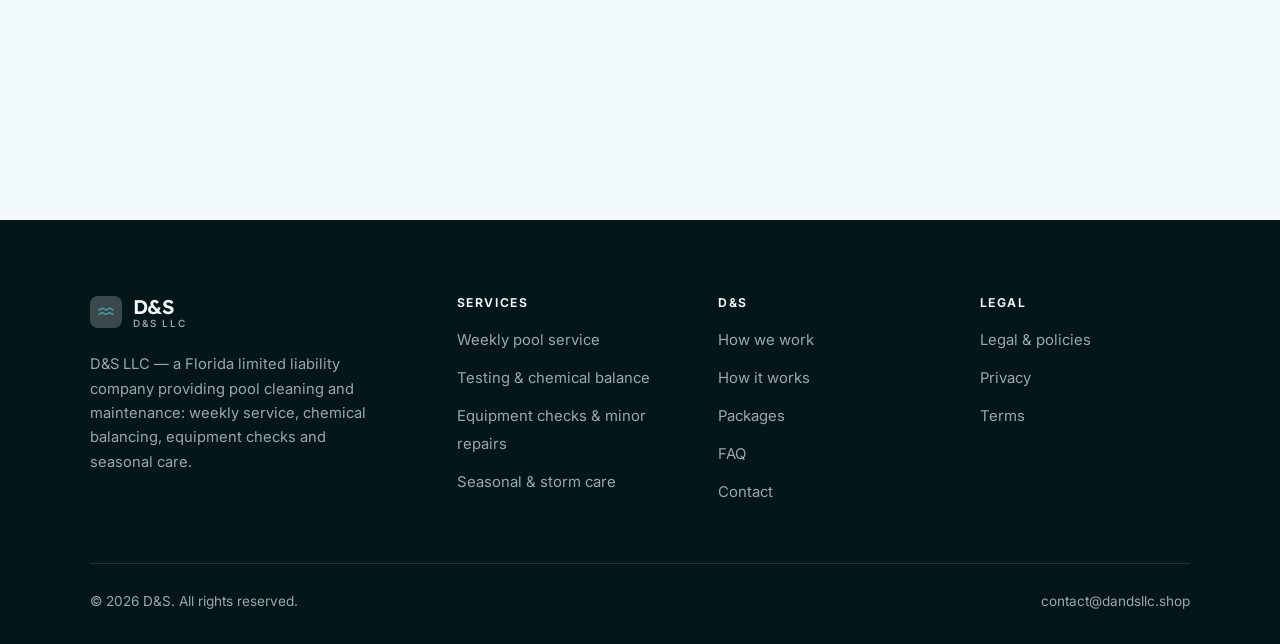
<file: legal.html>
<!DOCTYPE html>
<html lang="en" class="no-js">
<head>
<meta charset="utf-8">
<meta name="viewport" content="width=device-width, initial-scale=1">
<title>Legal, privacy and terms — D&amp;S</title>
<meta name="description" content="Business information, privacy policy and terms of service for D&amp;S.">
<meta name="robots" content="noindex">

<meta property="og:type" content="website">
<meta property="og:url" content="https://dandsllc.shop/legal.html">
<meta property="og:site_name" content="D&amp;S">
<meta property="og:locale" content="en_US">
<meta property="og:title" content="Legal, privacy and terms — D&amp;S">
<meta property="og:description" content="Business information, privacy policy and terms of service for D&amp;S.">
<meta name="theme-color" content="#04161a">

<link rel="icon" href="assets/img/favicon.svg" type="image/svg+xml">
<link rel="preconnect" href="https://fonts.googleapis.com">
<link rel="preconnect" href="https://fonts.gstatic.com" crossorigin>
<link rel="stylesheet" href="https://fonts.googleapis.com/css2?family=Lexend+Deca:wght@400..700&family=Inter:wght@400..700&display=swap">
<link rel="stylesheet" href="assets/css/style.css">

<!-- Thème appliqué avant le premier rendu (évite le flash) -->
<script>
document.documentElement.classList.remove('no-js');
(function(){try{var t=localStorage.getItem('site-theme');if(t){document.documentElement.setAttribute('data-theme',t);}}catch(e){}})();
</script>
</head>

<body>
<a class="skip-link" href="#main">Skip to main content</a>

<header class="site-header">
  <nav class="wrap nav" aria-label="Main navigation">
    <a class="brand" href="index.html">
      <svg class="brand__mark" viewBox="0 0 64 64" aria-hidden="true">
        <rect class="bm-bg" width="64" height="64" rx="16"/>
        <g class="bm-ic" transform="translate(14 14) scale(1.5)" fill="none" stroke-width="2.1" stroke-linecap="round" stroke-linejoin="round"><path d="M2.5 9c2.4 0 2.4-2 4.75-2s2.4 2 4.75 2 2.4-2 4.75-2 2.4 2 4.75 2M2.5 15c2.4 0 2.4-2 4.75-2s2.4 2 4.75 2 2.4-2 4.75-2 2.4 2 4.75 2"/></g>
      </svg>
      <span>D&amp;S<span class="brand__sub">D&amp;S LLC</span></span>
    </a>

    <ul class="nav__links" id="nav-links">
      <li><a href="index.html">Home</a></li>
      <li><a href="programs.html">Services</a></li>
      <li><a href="index.html#pricing">Packages</a></li>
      <li><a href="about.html">How we work</a></li>
      <li><a href="contact.html">Contact</a></li>
      <li><a class="btn btn--primary" href="contact.html">Free pool quote</a></li>
    </ul>

    <div class="nav__cta">
      <button class="theme-toggle" type="button" aria-label="Switch to dark theme">
        <svg class="icon-sun" viewBox="0 0 24 24" fill="none" stroke="currentColor" stroke-width="1.8" stroke-linecap="round" aria-hidden="true"><circle cx="12" cy="12" r="4"/><path d="M12 2v2m0 16v2M2 12h2m16 0h2M4.9 4.9l1.4 1.4m11.4 11.4 1.4 1.4M19.1 4.9l-1.4 1.4M6.3 17.7l-1.4 1.4"/></svg>
        <svg class="icon-moon" viewBox="0 0 24 24" fill="none" stroke="currentColor" stroke-width="1.8" stroke-linecap="round" stroke-linejoin="round" aria-hidden="true"><path d="M21 12.8A9 9 0 1 1 11.2 3a7 7 0 0 0 9.8 9.8z"/></svg>
      </button>
      <a class="btn btn--primary" href="contact.html">Free pool quote</a>
      <button class="nav__toggle" type="button" aria-expanded="false" aria-controls="nav-links" aria-label="Open menu">
        <svg class="icon-open" viewBox="0 0 24 24" fill="none" stroke="currentColor" stroke-width="2" stroke-linecap="round" aria-hidden="true"><path d="M3 6h18M3 12h18M3 18h18"/></svg>
        <svg class="icon-close" viewBox="0 0 24 24" fill="none" stroke="currentColor" stroke-width="2" stroke-linecap="round" aria-hidden="true"><path d="M6 6l12 12M18 6L6 18"/></svg>
      </button>
    </div>
  </nav>
</header>

<main id="main">

<section class="page-head">
  <div class="wrap">
    <nav class="breadcrumb" aria-label="Breadcrumb">
      <a href="index.html">Home</a><span>/</span><span aria-current="page">Legal &amp; policies</span>
    </nav>
    <h1>Legal, privacy and terms</h1>
    <p>Last updated: <time datetime="2026-10-07">October 7, 2026</time></p>
  </div>
</section>

<section class="section wrap">
  <div class="prose">

    <!--
      TO DO: this is a skeleton, not legal advice. Replace every [BRACKET] with
      your real details before selling, and have a lawyer review it if you can.
      Consumer protection rules differ by state.
    -->

    <h2 id="business">Business information</h2>
    <p>
      dandsllc.shop is operated by <strong>[LEGAL NAME]</strong>, a [sole proprietorship / LLC / corporation]
      registered in [STATE].
    </p>
    <ul>
      <li>Mailing address: [BUSINESS ADDRESS]</li>
      <li>Email: <a href="mailto:contact@dandsllc.shop">contact@dandsllc.shop</a></li>
      <li>Owner: [YOUR NAME]</li>
      <li>EIN (if applicable): [EIN]</li>
    </ul>

    <h3>Hosting</h3>
    <p>
      This site is hosted by <strong>GitHub Pages</strong> (GitHub, Inc., 88 Colin P. Kelly Jr. Street,
      San Francisco, CA 94107). The domain is registered through Namecheap, Inc.
    </p>

    <h3>Intellectual property</h3>
    <p>
      All content on this site — text, illustrations, branding and coaching materials — is protected by
      copyright. You may not reproduce or redistribute it without written permission. Work you create during
      the program stays yours.
    </p>

    <h2 id="privacy">Privacy policy</h2>
    <p>
      We collect the minimum needed to answer you and deliver the coaching. We never sell your personal
      information, and we do not share it for cross-context behavioral advertising.
    </p>
    <h3>What we collect</h3>
    <ul>
      <li><strong>Contact form</strong>: name, email address, the program and level you select, and your message.</li>
      <li><strong>Clients</strong>: the work and recordings you send, written exchanges, and session history.</li>
      <li><strong>No analytics or advertising cookies</strong> are set by this site.</li>
    </ul>
    <p>
      The only thing stored in your browser is a display preference (light or dark theme). It never reaches us.
    </p>
    <h3>Why we keep it, and for how long</h3>
    <ul>
      <li>Replying to an inquiry: kept for 12 months.</li>
      <li>Delivering coaching: kept for the length of the engagement, then 3 years.</li>
      <li>Tax and accounting records: kept as long as the law requires, generally 7 years.</li>
    </ul>
    <h3>Service providers</h3>
    <p>
      Form submissions may be processed by <strong>[FORM PROVIDER, e.g. Formspree]</strong> and payments by
      <strong>[PAYMENT PROVIDER, e.g. Stripe]</strong>. Our host keeps technical logs for security. These
      providers only process data on our behalf.
    </p>
    <h3>Your rights</h3>
    <p>
      Depending on where you live (for example California under the CCPA/CPRA), you may have the right to
      know what we hold about you, to request deletion or correction, and not to be discriminated against for
      exercising those rights. Email <a href="mailto:contact@dandsllc.shop">contact@dandsllc.shop</a> and we will respond within 45 days.
    </p>
    <h3>Children</h3>
    <p>
      This service is intended for adults. We do not knowingly collect information from children under 13.
    </p>

    <h2 id="terms">Terms of service</h2>
    <h3>What we provide</h3>
    <p>
      D&amp;S provides swimming pool cleaning and maintenance provided by D&amp;S LLC, a Florida limited liability company. The company does not perform work requiring a Florida pool or electrical contractor licence, including structural repair, resurfacing, major equipment replacement and electrical work, which are referred to appropriately licensed contractors. Pool chemicals are handled and applied according to their labels, and pool owners remain responsible for barriers, gates, alarms and supervision requirements applicable to their property. Services are described on the
      <a href="programs.html">Services</a> page. No physical goods are sold or shipped through this site.
    </p>
    <h3>Quotes and payment</h3>
    <p>
      Work is quoted in advance in writing, and nothing is charged until a quote is accepted. Payment terms,
      deposits and any retainer are set out in the quote or written agreement for that engagement. Prices are in
      US dollars and applicable sales tax, if any, is added. There is no subscription and no recurring charge.
    </p>
    <h3>Scheduling and cancellation</h3>
    <p>
      Either party may cancel scheduled work on the notice set out in the written agreement for that engagement.
      Work already performed, and expenses already committed on your behalf, remain payable.
    </p>
    <h3>Your responsibilities</h3>
    <p>
      You agree to give accurate information and timely access to whatever the work requires, and to hold any
      permits, insurance or approvals that your own situation requires.
    </p>

    <h3>No guarantees</h3>
    <p>
      Coaching depends heavily on the work you put in. We do not promise any specific result
      about water condition between visits, which depends on weather, use and equipment. Services are provided on an "as is" basis, and our total
      liability is limited to the amount you paid us in the three months before the claim.
    </p>
    <h3>Acceptable use</h3>
    <p>
      Program materials are for your personal use. Sharing your account, recording sessions without consent
      or redistributing materials may end your access without a refund.
    </p>
    <h3>Governing law</h3>
    <p>
      These terms are governed by the laws of the State of [STATE]. We will always try to resolve a dispute
      informally first — email <a href="mailto:contact@dandsllc.shop">contact@dandsllc.shop</a>.
    </p>

  </div>
</section>

</main>

<footer class="site-footer">
  <div class="wrap">
    <div class="footer__grid">
      <div class="footer__brand">
        <a class="brand" href="index.html">
          <svg class="brand__mark" viewBox="0 0 64 64" aria-hidden="true">
        <rect class="bm-bg" width="64" height="64" rx="16"/>
        <g class="bm-ic" transform="translate(14 14) scale(1.5)" fill="none" stroke-width="2.1" stroke-linecap="round" stroke-linejoin="round"><path d="M2.5 9c2.4 0 2.4-2 4.75-2s2.4 2 4.75 2 2.4-2 4.75-2 2.4 2 4.75 2M2.5 15c2.4 0 2.4-2 4.75-2s2.4 2 4.75 2 2.4-2 4.75-2 2.4 2 4.75 2"/></g>
      </svg>
          <span>D&amp;S<span class="brand__sub">D&amp;S LLC</span></span>
        </a>
        <p>D&amp;S LLC — a Florida limited liability company providing pool cleaning and maintenance: weekly service, chemical balancing, equipment checks and seasonal care.</p>
      </div>

      <div class="footer__col">
        <h4>Services</h4>
        <ul>
          <li><a href="programs.html#weekly">Weekly pool service</a></li>
          <li><a href="programs.html#chemistry">Testing &amp; chemical balance</a></li>
          <li><a href="programs.html#equipment">Equipment checks &amp; minor repairs</a></li>
          <li><a href="programs.html#seasonal">Seasonal &amp; storm care</a></li>
        </ul>
      </div>

      <div class="footer__col">
        <h4>D&amp;S</h4>
        <ul>
          <li><a href="about.html">How we work</a></li>
          <li><a href="index.html#how-it-works">How it works</a></li>
          <li><a href="index.html#pricing">Packages</a></li>
          <li><a href="index.html#faq">FAQ</a></li>
          <li><a href="contact.html">Contact</a></li>
        </ul>
      </div>

      <div class="footer__col">
        <h4>Legal</h4>
        <ul>
          <li><a href="legal.html">Legal &amp; policies</a></li>
          <li><a href="legal.html#privacy">Privacy</a></li>
          <li><a href="legal.html#terms">Terms</a></li>
        </ul>
      </div>
    </div>

    <div class="footer__bottom">
      <p>© <span data-year>2026</span> D&amp;S. All rights reserved.</p>
      <p><a href="mailto:contact@dandsllc.shop">contact@dandsllc.shop</a></p>
    </div>
  </div>
</footer>

<script src="assets/js/main.js" defer></script>
</body>
</html>
</file>
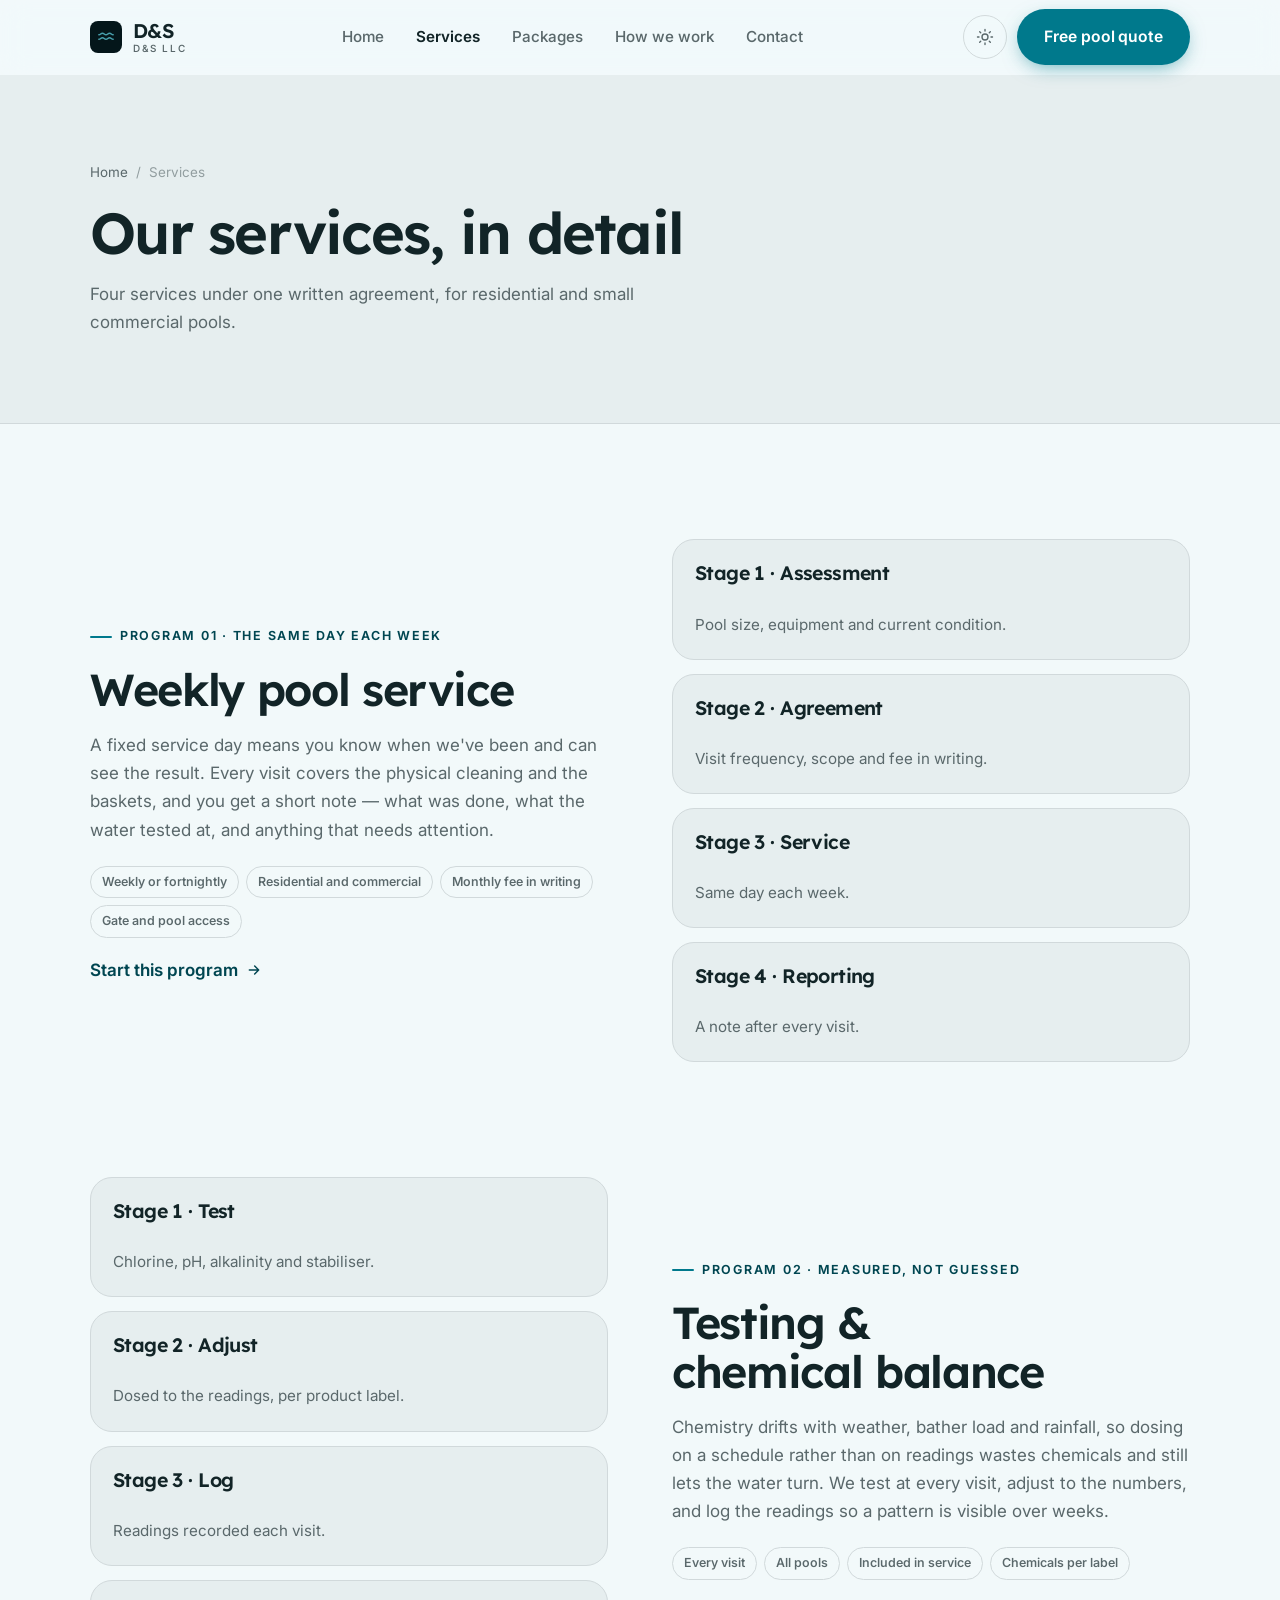
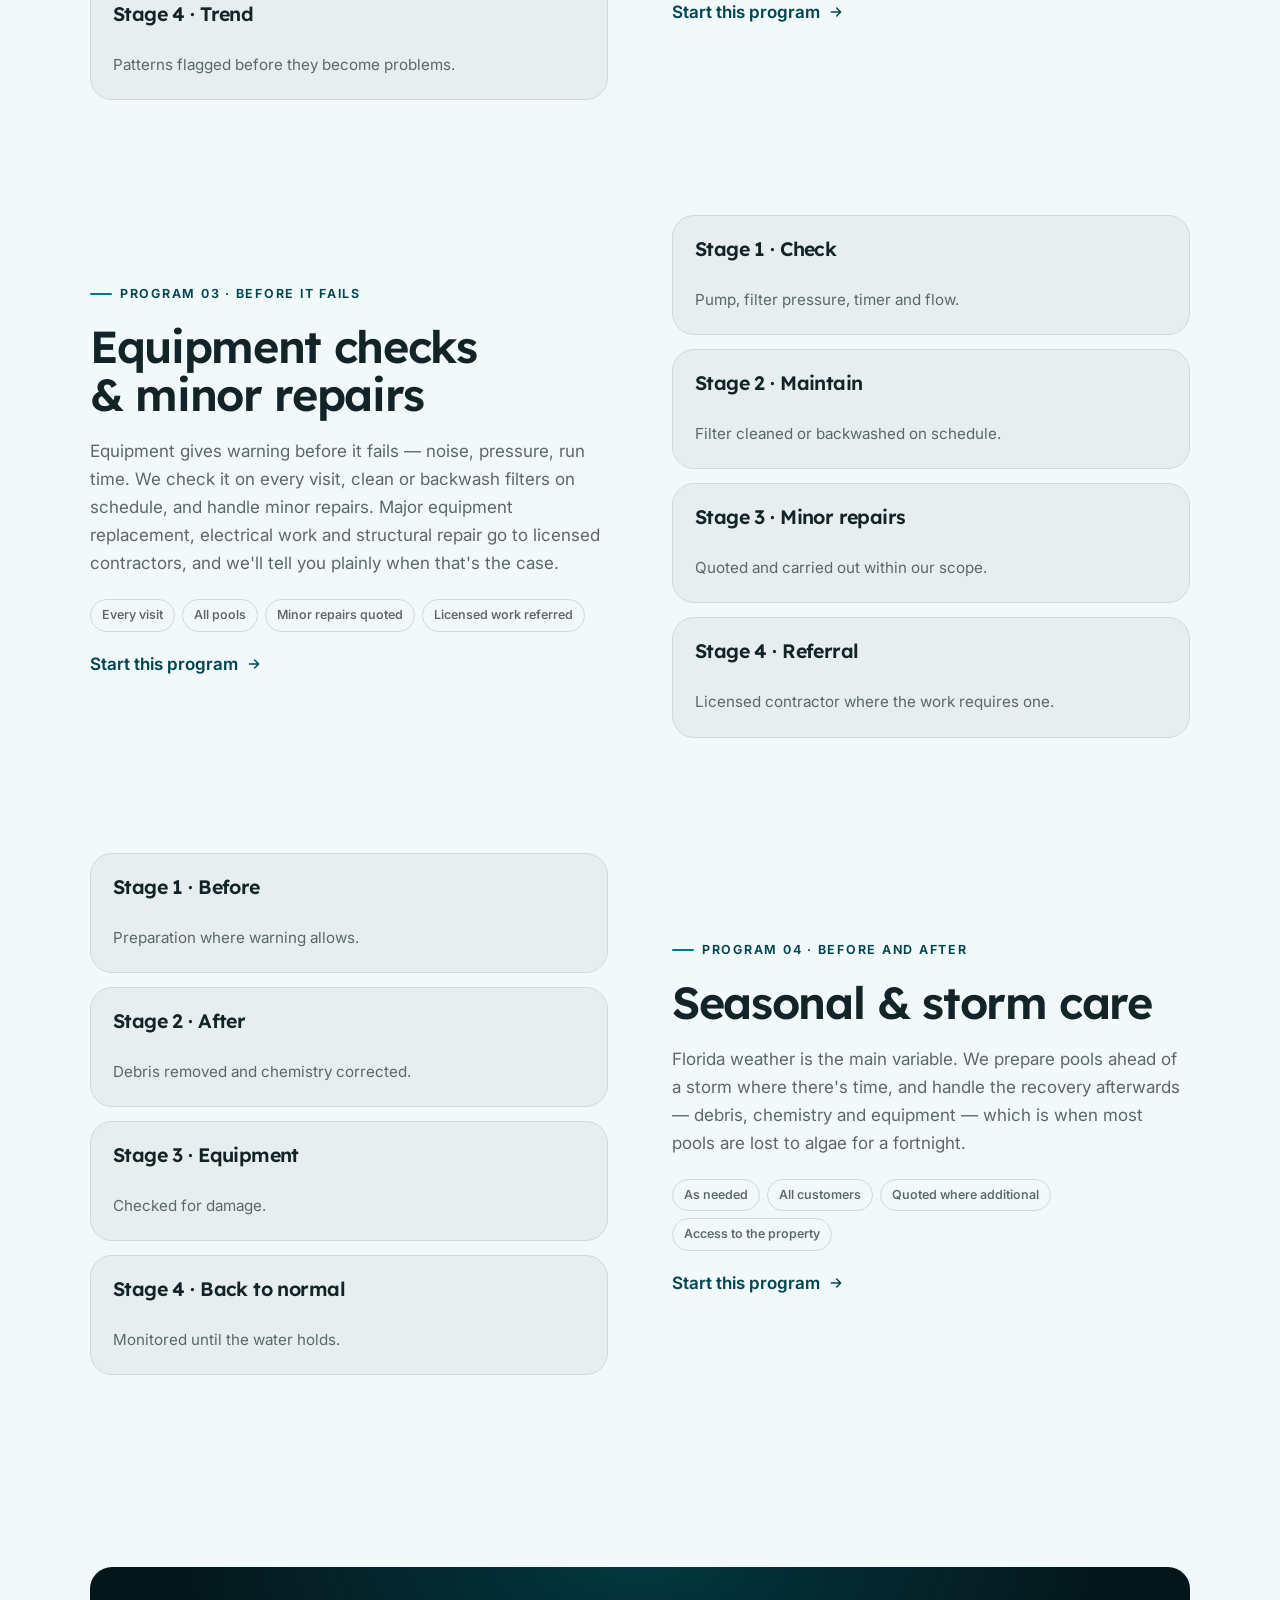
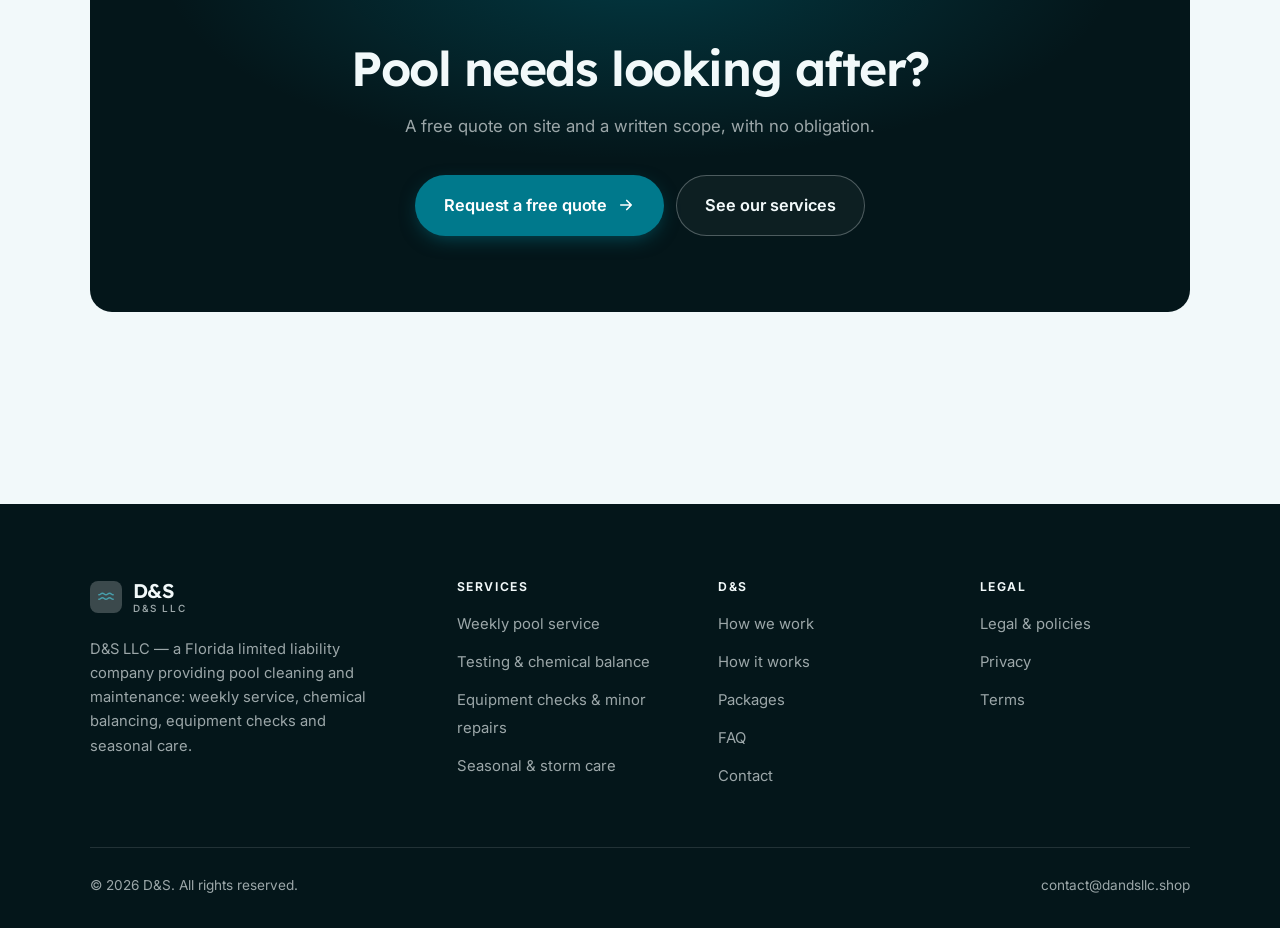
<file: programs.html>
<!DOCTYPE html>
<html lang="en" class="no-js">
<head>
<meta charset="utf-8">
<meta name="viewport" content="width=device-width, initial-scale=1">
<title>Services — D&amp;S</title>
<meta name="description" content="Services of D&amp;S LLC: weekly pool service, testing and chemical balance, equipment checks and minor repairs, seasonal and storm care.">
<link rel="canonical" href="https://dandsllc.shop/programs.html">

<meta property="og:type" content="website">
<meta property="og:url" content="https://dandsllc.shop/programs.html">
<meta property="og:site_name" content="D&amp;S">
<meta property="og:locale" content="en_US">
<meta property="og:title" content="Services — D&amp;S">
<meta property="og:description" content="Services of D&amp;S LLC: weekly pool service, testing and chemical balance, equipment checks and minor repairs, seasonal and storm care.">
<meta name="theme-color" content="#04161a">

<link rel="icon" href="assets/img/favicon.svg" type="image/svg+xml">
<link rel="preconnect" href="https://fonts.googleapis.com">
<link rel="preconnect" href="https://fonts.gstatic.com" crossorigin>
<link rel="stylesheet" href="https://fonts.googleapis.com/css2?family=Lexend+Deca:wght@400..700&family=Inter:wght@400..700&display=swap">
<link rel="stylesheet" href="assets/css/style.css">

<!-- Thème appliqué avant le premier rendu (évite le flash) -->
<script>
document.documentElement.classList.remove('no-js');
(function(){try{var t=localStorage.getItem('site-theme');if(t){document.documentElement.setAttribute('data-theme',t);}}catch(e){}})();
</script>
</head>

<body>
<a class="skip-link" href="#main">Skip to main content</a>

<header class="site-header">
  <nav class="wrap nav" aria-label="Main navigation">
    <a class="brand" href="index.html">
      <svg class="brand__mark" viewBox="0 0 64 64" aria-hidden="true">
        <rect class="bm-bg" width="64" height="64" rx="16"/>
        <g class="bm-ic" transform="translate(14 14) scale(1.5)" fill="none" stroke-width="2.1" stroke-linecap="round" stroke-linejoin="round"><path d="M2.5 9c2.4 0 2.4-2 4.75-2s2.4 2 4.75 2 2.4-2 4.75-2 2.4 2 4.75 2M2.5 15c2.4 0 2.4-2 4.75-2s2.4 2 4.75 2 2.4-2 4.75-2 2.4 2 4.75 2"/></g>
      </svg>
      <span>D&amp;S<span class="brand__sub">D&amp;S LLC</span></span>
    </a>

    <ul class="nav__links" id="nav-links">
      <li><a href="index.html">Home</a></li>
      <li><a href="programs.html" aria-current="page">Services</a></li>
      <li><a href="index.html#pricing">Packages</a></li>
      <li><a href="about.html">How we work</a></li>
      <li><a href="contact.html">Contact</a></li>
      <li><a class="btn btn--primary" href="contact.html">Free pool quote</a></li>
    </ul>

    <div class="nav__cta">
      <button class="theme-toggle" type="button" aria-label="Switch to dark theme">
        <svg class="icon-sun" viewBox="0 0 24 24" fill="none" stroke="currentColor" stroke-width="1.8" stroke-linecap="round" aria-hidden="true"><circle cx="12" cy="12" r="4"/><path d="M12 2v2m0 16v2M2 12h2m16 0h2M4.9 4.9l1.4 1.4m11.4 11.4 1.4 1.4M19.1 4.9l-1.4 1.4M6.3 17.7l-1.4 1.4"/></svg>
        <svg class="icon-moon" viewBox="0 0 24 24" fill="none" stroke="currentColor" stroke-width="1.8" stroke-linecap="round" stroke-linejoin="round" aria-hidden="true"><path d="M21 12.8A9 9 0 1 1 11.2 3a7 7 0 0 0 9.8 9.8z"/></svg>
      </button>
      <a class="btn btn--primary" href="contact.html">Free pool quote</a>
      <button class="nav__toggle" type="button" aria-expanded="false" aria-controls="nav-links" aria-label="Open menu">
        <svg class="icon-open" viewBox="0 0 24 24" fill="none" stroke="currentColor" stroke-width="2" stroke-linecap="round" aria-hidden="true"><path d="M3 6h18M3 12h18M3 18h18"/></svg>
        <svg class="icon-close" viewBox="0 0 24 24" fill="none" stroke="currentColor" stroke-width="2" stroke-linecap="round" aria-hidden="true"><path d="M6 6l12 12M18 6L6 18"/></svg>
      </button>
    </div>
  </nav>
</header>

<main id="main">

<section class="page-head">
  <div class="wrap">
    <nav class="breadcrumb" aria-label="Breadcrumb">
      <a href="index.html">Home</a><span>/</span><span aria-current="page">Services</span>
    </nav>
    <h1>Our services, in detail</h1>
    <p>Four services under one written agreement, for residential and small commercial pools.</p>
  </div>
</section>

<section class="section wrap" id="weekly">
  <div class="split reveal">
    <div>
      <span class="eyebrow">Program 01 · The same day each week</span>
      <h2>Weekly pool service</h2>
      <p>A fixed service day means you know when we've been and can see the result. Every visit covers the physical cleaning and the baskets, and you get a short note — what was done, what the water tested at, and anything that needs attention.</p>
      <ul class="tags"><li>Weekly or fortnightly</li><li>Residential and commercial</li><li>Monthly fee in writing</li><li>Gate and pool access</li></ul>
      <p><a class="arrow-link" href="contact.html">Start this program <svg viewBox="0 0 24 24" fill="none" stroke="currentColor" stroke-width="2.2" stroke-linecap="round" stroke-linejoin="round" aria-hidden="true"><path d="M5 12h14M13 6l6 6-6 6"/></svg></a></p>
    </div>
    <div class="grid grid--2 grid--tight">
      <article class="card card--sm">
        <h3>Stage 1 · Assessment</h3>
        <p>Pool size, equipment and current condition.</p>
      </article>
      <article class="card card--sm">
        <h3>Stage 2 · Agreement</h3>
        <p>Visit frequency, scope and fee in writing.</p>
      </article>
      <article class="card card--sm">
        <h3>Stage 3 · Service</h3>
        <p>Same day each week.</p>
      </article>
      <article class="card card--sm">
        <h3>Stage 4 · Reporting</h3>
        <p>A note after every visit.</p>
      </article>
    </div>
  </div>
</section>

<section class="section section--flush wrap" id="chemistry">
  <div class="split reveal">
    <div class="grid grid--2 grid--tight">
      <article class="card card--sm">
        <h3>Stage 1 · Test</h3>
        <p>Chlorine, pH, alkalinity and stabiliser.</p>
      </article>
      <article class="card card--sm">
        <h3>Stage 2 · Adjust</h3>
        <p>Dosed to the readings, per product label.</p>
      </article>
      <article class="card card--sm">
        <h3>Stage 3 · Log</h3>
        <p>Readings recorded each visit.</p>
      </article>
      <article class="card card--sm">
        <h3>Stage 4 · Trend</h3>
        <p>Patterns flagged before they become problems.</p>
      </article>
    </div>
    <div>
      <span class="eyebrow">Program 02 · Measured, not guessed</span>
      <h2>Testing &amp; chemical balance</h2>
      <p>Chemistry drifts with weather, bather load and rainfall, so dosing on a schedule rather than on readings wastes chemicals and still lets the water turn. We test at every visit, adjust to the numbers, and log the readings so a pattern is visible over weeks.</p>
      <ul class="tags"><li>Every visit</li><li>All pools</li><li>Included in service</li><li>Chemicals per label</li></ul>
      <p><a class="arrow-link" href="contact.html">Start this program <svg viewBox="0 0 24 24" fill="none" stroke="currentColor" stroke-width="2.2" stroke-linecap="round" stroke-linejoin="round" aria-hidden="true"><path d="M5 12h14M13 6l6 6-6 6"/></svg></a></p>
    </div>
  </div>
</section>

<section class="section section--flush wrap" id="equipment">
  <div class="split reveal">
    <div>
      <span class="eyebrow">Program 03 · Before it fails</span>
      <h2>Equipment checks &amp; minor repairs</h2>
      <p>Equipment gives warning before it fails — noise, pressure, run time. We check it on every visit, clean or backwash filters on schedule, and handle minor repairs. Major equipment replacement, electrical work and structural repair go to licensed contractors, and we'll tell you plainly when that's the case.</p>
      <ul class="tags"><li>Every visit</li><li>All pools</li><li>Minor repairs quoted</li><li>Licensed work referred</li></ul>
      <p><a class="arrow-link" href="contact.html">Start this program <svg viewBox="0 0 24 24" fill="none" stroke="currentColor" stroke-width="2.2" stroke-linecap="round" stroke-linejoin="round" aria-hidden="true"><path d="M5 12h14M13 6l6 6-6 6"/></svg></a></p>
    </div>
    <div class="grid grid--2 grid--tight">
      <article class="card card--sm">
        <h3>Stage 1 · Check</h3>
        <p>Pump, filter pressure, timer and flow.</p>
      </article>
      <article class="card card--sm">
        <h3>Stage 2 · Maintain</h3>
        <p>Filter cleaned or backwashed on schedule.</p>
      </article>
      <article class="card card--sm">
        <h3>Stage 3 · Minor repairs</h3>
        <p>Quoted and carried out within our scope.</p>
      </article>
      <article class="card card--sm">
        <h3>Stage 4 · Referral</h3>
        <p>Licensed contractor where the work requires one.</p>
      </article>
    </div>
  </div>
</section>

<section class="section section--flush wrap" id="seasonal">
  <div class="split reveal">
    <div class="grid grid--2 grid--tight">
      <article class="card card--sm">
        <h3>Stage 1 · Before</h3>
        <p>Preparation where warning allows.</p>
      </article>
      <article class="card card--sm">
        <h3>Stage 2 · After</h3>
        <p>Debris removed and chemistry corrected.</p>
      </article>
      <article class="card card--sm">
        <h3>Stage 3 · Equipment</h3>
        <p>Checked for damage.</p>
      </article>
      <article class="card card--sm">
        <h3>Stage 4 · Back to normal</h3>
        <p>Monitored until the water holds.</p>
      </article>
    </div>
    <div>
      <span class="eyebrow">Program 04 · Before and after</span>
      <h2>Seasonal &amp; storm care</h2>
      <p>Florida weather is the main variable. We prepare pools ahead of a storm where there's time, and handle the recovery afterwards — debris, chemistry and equipment — which is when most pools are lost to algae for a fortnight.</p>
      <ul class="tags"><li>As needed</li><li>All customers</li><li>Quoted where additional</li><li>Access to the property</li></ul>
      <p><a class="arrow-link" href="contact.html">Start this program <svg viewBox="0 0 24 24" fill="none" stroke="currentColor" stroke-width="2.2" stroke-linecap="round" stroke-linejoin="round" aria-hidden="true"><path d="M5 12h14M13 6l6 6-6 6"/></svg></a></p>
    </div>
  </div>
</section>

<section class="wrap section--tight">
  <div class="cta-band reveal">
    <h2>Pool needs looking after?</h2>
    <p>A free quote on site and a written scope, with no obligation.</p>
    <div class="hero__actions">
      <a class="btn btn--primary btn--lg" href="contact.html">Request a free quote <svg viewBox="0 0 24 24" fill="none" stroke="currentColor" stroke-width="2.2" stroke-linecap="round" stroke-linejoin="round" aria-hidden="true"><path d="M5 12h14M13 6l6 6-6 6"/></svg></a>
      <a class="btn btn--on-dark btn--lg" href="programs.html">See our services</a>
    </div>
  </div>
</section>

</main>

<footer class="site-footer">
  <div class="wrap">
    <div class="footer__grid">
      <div class="footer__brand">
        <a class="brand" href="index.html">
          <svg class="brand__mark" viewBox="0 0 64 64" aria-hidden="true">
        <rect class="bm-bg" width="64" height="64" rx="16"/>
        <g class="bm-ic" transform="translate(14 14) scale(1.5)" fill="none" stroke-width="2.1" stroke-linecap="round" stroke-linejoin="round"><path d="M2.5 9c2.4 0 2.4-2 4.75-2s2.4 2 4.75 2 2.4-2 4.75-2 2.4 2 4.75 2M2.5 15c2.4 0 2.4-2 4.75-2s2.4 2 4.75 2 2.4-2 4.75-2 2.4 2 4.75 2"/></g>
      </svg>
          <span>D&amp;S<span class="brand__sub">D&amp;S LLC</span></span>
        </a>
        <p>D&amp;S LLC — a Florida limited liability company providing pool cleaning and maintenance: weekly service, chemical balancing, equipment checks and seasonal care.</p>
      </div>

      <div class="footer__col">
        <h4>Services</h4>
        <ul>
          <li><a href="programs.html#weekly">Weekly pool service</a></li>
          <li><a href="programs.html#chemistry">Testing &amp; chemical balance</a></li>
          <li><a href="programs.html#equipment">Equipment checks &amp; minor repairs</a></li>
          <li><a href="programs.html#seasonal">Seasonal &amp; storm care</a></li>
        </ul>
      </div>

      <div class="footer__col">
        <h4>D&amp;S</h4>
        <ul>
          <li><a href="about.html">How we work</a></li>
          <li><a href="index.html#how-it-works">How it works</a></li>
          <li><a href="index.html#pricing">Packages</a></li>
          <li><a href="index.html#faq">FAQ</a></li>
          <li><a href="contact.html">Contact</a></li>
        </ul>
      </div>

      <div class="footer__col">
        <h4>Legal</h4>
        <ul>
          <li><a href="legal.html">Legal &amp; policies</a></li>
          <li><a href="legal.html#privacy">Privacy</a></li>
          <li><a href="legal.html#terms">Terms</a></li>
        </ul>
      </div>
    </div>

    <div class="footer__bottom">
      <p>© <span data-year>2026</span> D&amp;S. All rights reserved.</p>
      <p><a href="mailto:contact@dandsllc.shop">contact@dandsllc.shop</a></p>
    </div>
  </div>
</footer>

<script src="assets/js/main.js" defer></script>
</body>
</html>
</file>
<file: assets/css/style.css>
/* D&S — couleurs et polices de la marque.
   Modifier ces valeurs suffit à changer l'identité visuelle de tout le site. */
:root {
  --c-accent:    #00798c;
  --c-on-accent: #ffffff;
  --c-ink:       #04161a;
  --c-paper:     #f2f9fa;

  --accent-ink-light: color-mix(in srgb, var(--c-accent) 58%, black);
  --accent-on-dark:   color-mix(in srgb, var(--c-accent) 72%, white);

  --font-display: "Lexend Deca", system-ui, -apple-system, "Segoe UI", sans-serif;
  --font-body: "Inter", system-ui, -apple-system, "Segoe UI", sans-serif;
  --display-weight: 600;
  --display-tracking: -.03em;
}

/* ==========================================================================
   Feuille de style commune aux sites de coaching
   Les couleurs de marque (--c-accent, --c-on-accent, --c-ink, --c-paper) et
   les polices sont définies juste au-dessus, par site. Tout le reste en dérive.
   ========================================================================== */

/* --------------------------------------------------------------------------
   1. Tokens dérivés
   -------------------------------------------------------------------------- */

:root {
  /* Thème clair */
  --paper:      var(--c-paper);
  --paper-2:    color-mix(in srgb, var(--c-paper) 95%, var(--c-ink));
  --paper-3:    color-mix(in srgb, var(--c-paper) 89%, var(--c-ink));
  --line:       color-mix(in srgb, var(--c-paper) 86%, var(--c-ink));
  --text:       color-mix(in srgb, var(--c-ink) 94%, var(--c-paper));
  --muted:      color-mix(in srgb, var(--c-ink) 64%, var(--c-paper));
  --accent:     var(--c-accent);
  --accent-600: color-mix(in srgb, var(--c-accent) 86%, black);
  --accent-ink: var(--accent-ink-light);
  --on-accent:  var(--c-on-accent);
  --ink:        var(--c-ink);
  --ink-soft:   color-mix(in srgb, var(--c-ink) 90%, white);
  --on-ink:     var(--c-paper);
  --on-ink-mut: color-mix(in srgb, var(--c-paper) 64%, var(--c-ink));
  --brand-bg:   var(--c-ink);

  /* Rayons */
  --r-sm: 8px;
  --r-md: 14px;
  --r-lg: 22px;
  --r-full: 999px;

  /* Ombres */
  --sh-1: 0 1px 2px rgba(0, 0, 0, .05), 0 2px 8px rgba(0, 0, 0, .04);
  --sh-2: 0 2px 4px rgba(0, 0, 0, .05), 0 12px 32px rgba(0, 0, 0, .09);
  --sh-3: 0 4px 8px rgba(0, 0, 0, .06), 0 24px 56px rgba(0, 0, 0, .14);

  /* Rythme */
  --gutter: clamp(16px, 4vw, 40px);
  --maxw: 1180px;
  --section-y: clamp(64px, 9vw, 124px);

  --ease: cubic-bezier(.22, .61, .36, 1);
}

/* Thème sombre — suit le système, sauf si l'utilisateur a choisi « clair » */
@media (prefers-color-scheme: dark) {
  :root:not([data-theme="light"]) {
    --paper:      var(--c-ink);
    --paper-2:    color-mix(in srgb, var(--c-ink) 92%, white);
    --paper-3:    color-mix(in srgb, var(--c-ink) 86%, white);
    --line:       color-mix(in srgb, var(--c-ink) 80%, white);
    --text:       color-mix(in srgb, var(--c-paper) 94%, var(--c-ink));
    --muted:      color-mix(in srgb, var(--c-paper) 66%, var(--c-ink));
    --accent-ink: var(--accent-on-dark);
    --ink:        color-mix(in srgb, var(--c-ink) 72%, black);
    --brand-bg:   color-mix(in srgb, var(--c-ink) 80%, white);
    --sh-1: 0 1px 2px rgba(0, 0, 0, .4), 0 2px 8px rgba(0, 0, 0, .3);
    --sh-2: 0 2px 4px rgba(0, 0, 0, .4), 0 12px 32px rgba(0, 0, 0, .45);
    --sh-3: 0 4px 8px rgba(0, 0, 0, .45), 0 24px 56px rgba(0, 0, 0, .55);
  }
}

/* Thème sombre — choix explicite */
:root[data-theme="dark"] {
  --paper:      var(--c-ink);
  --paper-2:    color-mix(in srgb, var(--c-ink) 92%, white);
  --paper-3:    color-mix(in srgb, var(--c-ink) 86%, white);
  --line:       color-mix(in srgb, var(--c-ink) 80%, white);
  --text:       color-mix(in srgb, var(--c-paper) 94%, var(--c-ink));
  --muted:      color-mix(in srgb, var(--c-paper) 66%, var(--c-ink));
  --accent-ink: var(--accent-on-dark);
  --ink:        color-mix(in srgb, var(--c-ink) 72%, black);
  --brand-bg:   color-mix(in srgb, var(--c-ink) 80%, white);
  --sh-1: 0 1px 2px rgba(0, 0, 0, .4), 0 2px 8px rgba(0, 0, 0, .3);
  --sh-2: 0 2px 4px rgba(0, 0, 0, .4), 0 12px 32px rgba(0, 0, 0, .45);
  --sh-3: 0 4px 8px rgba(0, 0, 0, .45), 0 24px 56px rgba(0, 0, 0, .55);
}

/* --------------------------------------------------------------------------
   2. Reset / base
   -------------------------------------------------------------------------- */

*, *::before, *::after { box-sizing: border-box; }

* { margin: 0; }

html {
  -webkit-text-size-adjust: 100%;
  scroll-behavior: smooth;
  scroll-padding-top: 88px;
}

body {
  background: var(--paper);
  color: var(--text);
  font-family: var(--font-body);
  font-size: 17px;
  line-height: 1.65;
  -webkit-font-smoothing: antialiased;
  text-rendering: optimizeLegibility;
  overflow-x: hidden;
}

img, svg, video { display: block; max-width: 100%; height: auto; }

a { color: inherit; text-decoration: none; }

button, input, textarea, select { font: inherit; color: inherit; }

h1, h2, h3, h4 {
  font-family: var(--font-display);
  font-weight: var(--display-weight);
  line-height: 1.08;
  letter-spacing: var(--display-tracking);
  text-wrap: balance;
}

p { text-wrap: pretty; }

:focus-visible {
  outline: 3px solid var(--accent);
  outline-offset: 3px;
  border-radius: 4px;
}

::selection { background: var(--accent); color: var(--on-accent); }

/* --------------------------------------------------------------------------
   3. Utilitaires de mise en page
   -------------------------------------------------------------------------- */

.wrap {
  width: 100%;
  max-width: var(--maxw);
  margin-inline: auto;
  padding-inline: var(--gutter);
}

.section { padding-block: var(--section-y); }
.section--flush { padding-top: 0; }
.section--tight { padding-block: clamp(48px, 6vw, 80px); }

.skip-link {
  position: absolute;
  left: 12px;
  top: -100px;
  z-index: 200;
  background: var(--accent);
  color: var(--on-accent);
  padding: 12px 20px;
  border-radius: var(--r-sm);
  font-weight: 600;
  transition: top .2s var(--ease);
}
.skip-link:focus { top: 12px; }

.eyebrow {
  display: inline-flex;
  align-items: center;
  gap: 8px;
  font-size: .78rem;
  font-weight: 650;
  letter-spacing: .14em;
  text-transform: uppercase;
  color: var(--accent-ink);
  margin-bottom: 18px;
}
.eyebrow::before {
  content: "";
  width: 22px;
  height: 2px;
  background: var(--accent);
  border-radius: 2px;
}

.section-head { max-width: 62ch; margin-bottom: clamp(36px, 5vw, 60px); }
.section-head h2 { font-size: clamp(2rem, 4.4vw, 3.1rem); }
.section-head p {
  margin-top: 18px;
  color: var(--muted);
  font-size: clamp(1rem, 1.6vw, 1.12rem);
  max-width: 58ch;
}

.section-head--center { margin-inline: auto; text-align: center; }
.section-head--center .eyebrow { justify-content: center; }
.section-head--center p { margin-inline: auto; }

/* --------------------------------------------------------------------------
   4. Boutons
   -------------------------------------------------------------------------- */

.btn {
  display: inline-flex;
  align-items: center;
  justify-content: center;
  gap: 10px;
  padding: 14px 26px;
  border: 1px solid transparent;
  border-radius: var(--r-full);
  font-weight: 620;
  font-size: .98rem;
  letter-spacing: -.005em;
  cursor: pointer;
  white-space: nowrap;
  transition: transform .18s var(--ease), background-color .18s var(--ease),
              border-color .18s var(--ease), box-shadow .18s var(--ease), color .18s var(--ease);
}
.btn:hover { transform: translateY(-2px); }
.btn:active { transform: translateY(0); }

.btn--primary {
  background: var(--accent);
  color: var(--on-accent);
  box-shadow: 0 6px 20px -6px color-mix(in srgb, var(--c-accent) 65%, transparent);
}
.btn--primary:hover {
  background: var(--accent-600);
  box-shadow: 0 12px 28px -8px color-mix(in srgb, var(--c-accent) 70%, transparent);
}

.btn--ghost {
  border-color: var(--line);
  background: transparent;
  color: var(--text);
}
.btn--ghost:hover { border-color: var(--accent); color: var(--accent-ink); }

.btn--on-dark {
  border-color: color-mix(in srgb, var(--c-paper) 28%, transparent);
  color: var(--on-ink);
  background: color-mix(in srgb, var(--c-paper) 4%, transparent);
}
.btn--on-dark:hover {
  border-color: color-mix(in srgb, var(--c-paper) 60%, transparent);
  background: color-mix(in srgb, var(--c-paper) 10%, transparent);
}

.btn--lg { padding: 16px 28px; font-size: 1.02rem; }
.btn--block { width: 100%; }

.btn svg { width: 18px; height: 18px; flex: none; }

@media (max-width: 420px) {
  .btn--lg { padding: 15px 22px; font-size: 1rem; white-space: normal; text-align: center; }
}

/* Lien fléché */
.arrow-link {
  display: inline-flex;
  align-items: center;
  gap: 8px;
  font-weight: 620;
  color: var(--accent-ink);
}
.arrow-link svg { width: 16px; height: 16px; transition: transform .18s var(--ease); }
.arrow-link:hover svg { transform: translateX(4px); }

/* --------------------------------------------------------------------------
   5. En-tête / navigation
   -------------------------------------------------------------------------- */

.site-header {
  position: sticky;
  top: 0;
  z-index: 100;
  background: color-mix(in srgb, var(--paper) 82%, transparent);
  backdrop-filter: saturate(180%) blur(14px);
  -webkit-backdrop-filter: saturate(180%) blur(14px);
  border-bottom: 1px solid transparent;
  transition: border-color .25s var(--ease), background-color .25s var(--ease);
}
.site-header.is-stuck {
  border-bottom-color: var(--line);
  background: color-mix(in srgb, var(--paper) 94%, transparent);
}

.nav {
  display: flex;
  align-items: center;
  justify-content: space-between;
  gap: 24px;
  height: 74px;
}

.brand {
  display: inline-flex;
  align-items: center;
  gap: 11px;
  font-family: var(--font-display);
  font-weight: var(--display-weight);
  font-size: 1.24rem;
  letter-spacing: var(--display-tracking);
  flex: none;
  line-height: 1.1;
}
.brand__mark { width: 32px; height: 32px; flex: none; }
.brand__mark .bm-bg { fill: var(--brand-bg); }
.brand__mark .bm-ic { stroke: var(--accent-on-dark); color: var(--accent-on-dark); }
.brand__sub {
  display: block;
  font-family: var(--font-body);
  font-size: .62rem;
  font-weight: 550;
  letter-spacing: .16em;
  text-transform: uppercase;
  color: var(--muted);
  margin-top: 1px;
}

.nav__links {
  display: flex;
  align-items: center;
  gap: 4px;
  list-style: none;
  padding: 0;
}
.nav__links a {
  display: block;
  padding: 9px 14px;
  border-radius: var(--r-full);
  font-size: .95rem;
  font-weight: 520;
  color: var(--muted);
  transition: color .16s var(--ease), background-color .16s var(--ease);
}
.nav__links a:hover { color: var(--text); background: var(--paper-2); }
.nav__links a[aria-current="page"] { color: var(--text); font-weight: 620; }
.nav__links .btn { display: none; }

.nav__cta { display: flex; align-items: center; gap: 10px; flex: none; }

.nav__toggle {
  display: none;
  width: 44px;
  height: 44px;
  align-items: center;
  justify-content: center;
  background: transparent;
  border: 1px solid var(--line);
  border-radius: var(--r-full);
  cursor: pointer;
}
.nav__toggle svg { width: 20px; height: 20px; }
.nav__toggle .icon-close { display: none; }
.nav__toggle[aria-expanded="true"] .icon-open { display: none; }
.nav__toggle[aria-expanded="true"] .icon-close { display: block; }

@media (max-width: 900px) {
  .nav__links, .nav__cta .btn { display: none; }
  .nav__toggle { display: inline-flex; }

  .nav__links {
    position: fixed;
    inset: 74px 0 auto;
    flex-direction: column;
    align-items: stretch;
    gap: 2px;
    padding: 20px var(--gutter) 32px;
    background: var(--paper);
    border-bottom: 1px solid var(--line);
    box-shadow: var(--sh-2);
  }
  .nav__links.is-open { display: flex; }
  .nav__links a { padding: 14px 4px; font-size: 1.1rem; border-radius: var(--r-sm); }
  .nav__links a.btn { display: inline-flex; margin-top: 14px; padding: 14px 26px; color: var(--on-accent); }
}

@media (max-width: 380px) {
  .brand__sub { display: none; }
}

/* Bouton de thème */
.theme-toggle {
  width: 44px;
  height: 44px;
  display: inline-flex;
  align-items: center;
  justify-content: center;
  background: transparent;
  border: 1px solid var(--line);
  border-radius: var(--r-full);
  cursor: pointer;
  color: var(--muted);
  transition: color .16s var(--ease), border-color .16s var(--ease);
}
.theme-toggle:hover { color: var(--text); border-color: var(--accent); }
.theme-toggle svg { width: 18px; height: 18px; }
.theme-toggle .icon-moon { display: none; }
:root[data-theme="dark"] .theme-toggle .icon-sun { display: none; }
:root[data-theme="dark"] .theme-toggle .icon-moon { display: block; }
@media (prefers-color-scheme: dark) {
  :root:not([data-theme="light"]) .theme-toggle .icon-sun { display: none; }
  :root:not([data-theme="light"]) .theme-toggle .icon-moon { display: block; }
}

/* --------------------------------------------------------------------------
   6. Hero
   -------------------------------------------------------------------------- */

.hero {
  position: relative;
  background: var(--ink);
  color: var(--on-ink);
  overflow: hidden;
  isolation: isolate;
}

/* Halo de couleur + grain léger */
.hero::before {
  content: "";
  position: absolute;
  inset: -30% -10% auto;
  height: 130%;
  background:
    radial-gradient(60% 55% at 78% 18%, color-mix(in srgb, var(--c-accent) 34%, transparent), transparent 62%),
    radial-gradient(48% 44% at 12% 88%, color-mix(in srgb, var(--c-accent) 16%, transparent), transparent 66%);
  z-index: -2;
  pointer-events: none;
}
.hero::after {
  content: "";
  position: absolute;
  inset: 0;
  background-image: url("data:image/svg+xml,%3Csvg xmlns='http://www.w3.org/2000/svg' width='160' height='160'%3E%3Cfilter id='n'%3E%3CfeTurbulence type='fractalNoise' baseFrequency='.85' numOctaves='3'/%3E%3C/filter%3E%3Crect width='160' height='160' filter='url(%23n)' opacity='.28'/%3E%3C/svg%3E");
  opacity: .45;
  mix-blend-mode: overlay;
  z-index: -1;
  pointer-events: none;
}

.hero__inner {
  display: grid;
  grid-template-columns: minmax(0, 1.05fr) minmax(0, .95fr);
  align-items: center;
  gap: clamp(32px, 5vw, 72px);
  padding-block: clamp(56px, 8vw, 110px);
}

.hero h1 {
  font-size: clamp(2.5rem, 6vw, 4.6rem);
  letter-spacing: calc(var(--display-tracking) * 1.4);
}
.hero h1 em {
  font-style: normal;
  color: var(--accent-on-dark);
  text-decoration: underline;
  text-decoration-color: color-mix(in srgb, var(--c-accent) 45%, transparent);
  text-decoration-thickness: .1em;
  text-underline-offset: .14em;
  text-decoration-skip-ink: none;
}

.hero__lede {
  margin-top: 22px;
  font-size: clamp(1.04rem, 1.9vw, 1.2rem);
  color: var(--on-ink-mut);
  max-width: 50ch;
}

.hero__actions {
  display: flex;
  flex-wrap: wrap;
  gap: 12px;
  margin-top: 34px;
}

.hero__eyebrow { color: var(--accent-on-dark); }
.hero__eyebrow::before { background: var(--accent-on-dark); }

/* Faits sur l'offre */
.hero__proof {
  display: grid;
  grid-template-columns: repeat(4, minmax(0, 1fr));
  gap: clamp(18px, 3vw, 32px);
  margin-top: 44px;
  padding: 26px 0 0;
  border-top: 1px solid color-mix(in srgb, var(--c-paper) 14%, transparent);
  list-style: none;
}
.stat__num {
  display: block;
  font-family: var(--font-display);
  font-size: clamp(1.5rem, 2.6vw, 2.05rem);
  font-weight: var(--display-weight);
  line-height: 1;
  letter-spacing: var(--display-tracking);
  white-space: nowrap;
}
.stat__label {
  display: block;
  margin-top: 7px;
  font-size: .82rem;
  line-height: 1.4;
  color: var(--on-ink-mut);
}

.hero__art svg { width: 100%; height: auto; border-radius: var(--r-lg); box-shadow: var(--sh-3); }

@media (max-width: 880px) {
  .hero__inner { grid-template-columns: 1fr; }
  .hero__art { order: -1; max-width: 560px; }
}
@media (max-width: 540px) {
  .hero__proof { grid-template-columns: repeat(2, minmax(0, 1fr)); }
}

/* --------------------------------------------------------------------------
   7. Bandeau défilant
   -------------------------------------------------------------------------- */

.marquee {
  background: var(--ink-soft);
  color: var(--on-ink-mut);
  border-top: 1px solid color-mix(in srgb, var(--c-paper) 8%, transparent);
  padding-block: 18px;
  overflow: hidden;
  white-space: nowrap;
  mask-image: linear-gradient(90deg, transparent, #000 8%, #000 92%, transparent);
  -webkit-mask-image: linear-gradient(90deg, transparent, #000 8%, #000 92%, transparent);
}
.marquee__track {
  display: inline-flex;
  gap: 42px;
  align-items: center;
  animation: marquee 38s linear infinite;
  font-size: .86rem;
  letter-spacing: .12em;
  text-transform: uppercase;
  font-weight: 560;
}
.marquee__track span { display: inline-flex; align-items: center; gap: 42px; }
.marquee__track span::after {
  content: "";
  width: 5px; height: 5px;
  border-radius: 50%;
  background: var(--accent);
  opacity: .8;
}
@keyframes marquee { to { transform: translateX(-50%); } }

/* --------------------------------------------------------------------------
   8. Grilles de cartes
   -------------------------------------------------------------------------- */

.grid {
  display: grid;
  gap: clamp(16px, 2.2vw, 26px);
}
.grid--2 { grid-template-columns: repeat(auto-fit, minmax(min(100%, 260px), 1fr)); }
.grid--3 { grid-template-columns: repeat(auto-fit, minmax(min(100%, 270px), 1fr)); }
.grid--4 { grid-template-columns: repeat(auto-fit, minmax(min(100%, 230px), 1fr)); }
.grid--tight { gap: 14px; }

.card {
  position: relative;
  display: flex;
  flex-direction: column;
  padding: 28px;
  background: var(--paper-2);
  border: 1px solid var(--line);
  border-radius: var(--r-lg);
  transition: transform .22s var(--ease), box-shadow .22s var(--ease), border-color .22s var(--ease);
}
a.card:hover, .card--lift:hover {
  transform: translateY(-5px);
  box-shadow: var(--sh-2);
  border-color: color-mix(in srgb, var(--c-accent) 45%, var(--line));
}
.card--sm { padding: 22px; }
.card--sm h3 { font-size: 1rem; }
.card__icon {
  width: 52px;
  height: 52px;
  display: grid;
  place-items: center;
  border-radius: var(--r-md);
  background: color-mix(in srgb, var(--c-accent) 15%, transparent);
  color: var(--accent-ink);
  margin-bottom: 20px;
}
.card__icon svg { width: 26px; height: 26px; }
.card h3 { font-size: 1.22rem; margin-bottom: 10px; }
.card p { color: var(--muted); font-size: .95rem; }
.card .arrow-link { margin-top: auto; padding-top: 18px; font-size: .92rem; }

.tags {
  list-style: none;
  padding: 0;
  margin: 18px 0 0;
  display: flex;
  flex-wrap: wrap;
  gap: 7px;
}
.tags li {
  font-size: .78rem;
  font-weight: 560;
  padding: 5px 11px;
  border-radius: var(--r-full);
  background: var(--paper);
  border: 1px solid var(--line);
  color: var(--muted);
}

/* --------------------------------------------------------------------------
   9. Méthode (étapes)
   -------------------------------------------------------------------------- */

.steps { counter-reset: step; }
.step {
  position: relative;
  padding: 30px 26px 26px;
  background: var(--paper);
  border: 1px solid var(--line);
  border-radius: var(--r-lg);
}
.step::before {
  counter-increment: step;
  content: "0" counter(step);
  display: block;
  font-family: var(--font-display);
  font-size: 2.6rem;
  font-weight: var(--display-weight);
  line-height: 1;
  letter-spacing: var(--display-tracking);
  color: color-mix(in srgb, var(--c-accent) 55%, var(--paper));
  margin-bottom: 16px;
}
.step h3 { font-size: 1.12rem; margin-bottom: 9px; }
.step p { color: var(--muted); font-size: .93rem; }

/* --------------------------------------------------------------------------
   10. Tarifs
   -------------------------------------------------------------------------- */

.plans { align-items: start; }

.plan {
  display: flex;
  flex-direction: column;
  padding: 32px 28px;
  background: var(--paper);
  border: 1px solid var(--line);
  border-radius: var(--r-lg);
  height: 100%;
  position: relative;
}
.plan--featured {
  background: var(--ink);
  color: var(--on-ink);
  border-color: var(--ink);
  box-shadow: var(--sh-3);
}
.plan--featured .plan__desc,
.plan--featured .plan__period,
.plan--featured .plan__features li { color: var(--on-ink-mut); }
.plan--featured .plan__features li::before { color: var(--accent-on-dark); }

.plan__tag {
  position: absolute;
  top: 18px;
  right: 18px;
  font-size: .7rem;
  font-weight: 680;
  letter-spacing: .1em;
  text-transform: uppercase;
  padding: 5px 12px;
  border-radius: var(--r-full);
  background: var(--accent);
  color: var(--on-accent);
}

.plan h3 { font-size: 1.3rem; }
.plan--featured h3 { padding-right: 120px; }
.plan__desc { margin-top: 8px; color: var(--muted); font-size: .92rem; min-height: 2.8em; }

.plan__price {
  display: flex;
  align-items: baseline;
  gap: 6px;
  margin: 22px 0 4px;
  font-family: var(--font-display);
  font-size: clamp(2.2rem, 4vw, 2.9rem);
  font-weight: var(--display-weight);
  letter-spacing: var(--display-tracking);
  line-height: 1;
}
.plan__period { font-family: var(--font-body); font-size: .9rem; font-weight: 450; color: var(--muted); letter-spacing: 0; }

.plan__features {
  list-style: none;
  padding: 0;
  margin: 24px 0 28px;
  display: grid;
  gap: 11px;
  flex: 1;
}
.plan__features li {
  display: grid;
  grid-template-columns: 20px 1fr;
  gap: 10px;
  font-size: .93rem;
  color: var(--muted);
  align-items: start;
}
.plan__features li::before {
  content: "✓";
  color: var(--accent-ink);
  font-weight: 700;
  line-height: 1.5;
}

.plans-note { text-align: center; margin-top: 26px; font-size: .88rem; color: var(--muted); }

/* --------------------------------------------------------------------------
   11. Bloc split (texte + illustration)
   -------------------------------------------------------------------------- */

.split {
  display: grid;
  grid-template-columns: repeat(auto-fit, minmax(min(100%, 340px), 1fr));
  gap: clamp(32px, 5vw, 68px);
  align-items: center;
}
.split--top { align-items: start; }
.split__art svg { width: 100%; border-radius: var(--r-lg); box-shadow: var(--sh-2); }
.split h2 { font-size: clamp(1.9rem, 4vw, 2.8rem); }
.split p { margin-top: 18px; color: var(--muted); }
.split .tags { margin-top: 22px; }

/* --------------------------------------------------------------------------
   12. FAQ
   -------------------------------------------------------------------------- */

.faq { max-width: 780px; margin-inline: auto; }
.faq details {
  border-bottom: 1px solid var(--line);
  padding: 4px 0;
}
.faq summary {
  display: flex;
  align-items: center;
  justify-content: space-between;
  gap: 20px;
  padding: 22px 4px;
  cursor: pointer;
  list-style: none;
  font-family: var(--font-display);
  font-size: 1.08rem;
  font-weight: var(--display-weight);
  letter-spacing: var(--display-tracking);
}
.faq summary::-webkit-details-marker { display: none; }
.faq summary::after {
  content: "";
  flex: none;
  width: 13px;
  height: 13px;
  border-right: 2px solid var(--muted);
  border-bottom: 2px solid var(--muted);
  transform: rotate(45deg) translate(-3px, -3px);
  transition: transform .2s var(--ease), border-color .2s var(--ease);
}
.faq details[open] summary::after {
  transform: rotate(225deg) translate(-3px, -3px);
  border-color: var(--accent);
}
.faq details p { padding: 0 4px 24px; color: var(--muted); max-width: 66ch; }

/* --------------------------------------------------------------------------
   13. Bandeau d'appel à l'action
   -------------------------------------------------------------------------- */

.cta-band {
  position: relative;
  background: var(--ink);
  color: var(--on-ink);
  border-radius: var(--r-lg);
  padding: clamp(40px, 6vw, 76px) clamp(24px, 5vw, 64px);
  overflow: hidden;
  isolation: isolate;
  text-align: center;
}
.cta-band::before {
  content: "";
  position: absolute;
  inset: 0;
  background: radial-gradient(70% 90% at 50% 0%, color-mix(in srgb, var(--c-accent) 34%, transparent), transparent 62%);
  z-index: -1;
}
.cta-band h2 { font-size: clamp(1.9rem, 4.4vw, 3rem); }
.cta-band p {
  margin: 18px auto 0;
  max-width: 52ch;
  color: var(--on-ink-mut);
  font-size: 1.05rem;
}
.cta-band .hero__actions { justify-content: center; }

/* --------------------------------------------------------------------------
   14. Formulaire
   -------------------------------------------------------------------------- */

.form-layout {
  display: grid;
  grid-template-columns: minmax(0, 1fr) minmax(0, 420px);
  gap: clamp(32px, 5vw, 64px);
  align-items: start;
}
@media (max-width: 880px) { .form-layout { grid-template-columns: 1fr; } }

.form {
  display: grid;
  gap: 18px;
  padding: clamp(22px, 3.5vw, 36px);
  background: var(--paper-2);
  border: 1px solid var(--line);
  border-radius: var(--r-lg);
}
.form__row { display: grid; grid-template-columns: repeat(auto-fit, minmax(min(100%, 200px), 1fr)); gap: 18px; }

.field { display: grid; gap: 7px; }
.field label { font-size: .88rem; font-weight: 600; }
.field label .req { color: var(--accent-ink); }
.field input, .field textarea, .field select {
  width: 100%;
  padding: 13px 15px;
  background: var(--paper);
  border: 1px solid var(--line);
  border-radius: var(--r-md);
  font-size: .97rem;
  transition: border-color .16s var(--ease), box-shadow .16s var(--ease);
}
.field input:focus, .field textarea:focus, .field select:focus {
  outline: none;
  border-color: var(--accent);
  box-shadow: 0 0 0 3px color-mix(in srgb, var(--c-accent) 24%, transparent);
}
.field textarea { resize: vertical; min-height: 130px; }
.field__hint { font-size: .8rem; color: var(--muted); }

.form__status { font-size: .9rem; font-weight: 600; min-height: 1.4em; }
.form__note { font-size: .82rem; color: var(--muted); }
.form__note a { color: var(--accent-ink); text-decoration: underline; text-underline-offset: 2px; }

.contact-aside { display: grid; gap: 14px; }
.contact-card {
  display: flex;
  gap: 14px;
  padding: 20px 22px;
  background: var(--paper);
  border: 1px solid var(--line);
  border-radius: var(--r-md);
}
.contact-card--soft { background: var(--paper-2); }
.contact-card svg { width: 22px; height: 22px; flex: none; color: var(--accent-ink); margin-top: 3px; }
.contact-card b { display: block; font-size: .95rem; font-weight: 620; }
.contact-card span, .contact-card a { display: block; font-size: .9rem; color: var(--muted); }
.contact-card a:hover { color: var(--accent-ink); }

/* --------------------------------------------------------------------------
   15. Page interne — en-tête
   -------------------------------------------------------------------------- */

.page-head {
  background: var(--paper-2);
  border-bottom: 1px solid var(--line);
  padding-block: clamp(48px, 7vw, 86px);
}
.page-head h1 { font-size: clamp(2.2rem, 5.4vw, 3.6rem); max-width: 20ch; }
.page-head p { margin-top: 18px; color: var(--muted); max-width: 58ch; font-size: 1.06rem; }

.breadcrumb {
  display: flex;
  gap: 8px;
  align-items: center;
  font-size: .84rem;
  color: var(--muted);
  margin-bottom: 18px;
}
.breadcrumb a:hover { color: var(--accent-ink); }
.breadcrumb span { opacity: .6; }

/* --------------------------------------------------------------------------
   16. Pied de page
   -------------------------------------------------------------------------- */

.site-footer {
  background: var(--ink);
  color: var(--on-ink-mut);
  padding-block: clamp(48px, 6vw, 76px) 32px;
  margin-top: var(--section-y);
}
.site-footer .brand { color: var(--on-ink); }
.site-footer .brand__mark .bm-bg { fill: color-mix(in srgb, var(--c-ink) 78%, white); }
.site-footer .brand__sub { color: var(--on-ink-mut); }

.footer__grid {
  display: grid;
  grid-template-columns: minmax(0, 1.5fr) repeat(auto-fit, minmax(150px, 1fr));
  gap: clamp(28px, 4vw, 56px);
}
@media (max-width: 720px) { .footer__grid { grid-template-columns: 1fr 1fr; } .footer__brand { grid-column: 1 / -1; } }

.footer__brand p { margin-top: 16px; font-size: .92rem; max-width: 36ch; }
.footer__col h4 {
  font-family: var(--font-body);
  font-size: .76rem;
  font-weight: 650;
  letter-spacing: .13em;
  text-transform: uppercase;
  color: var(--on-ink);
  margin-bottom: 16px;
}
.footer__col ul { list-style: none; padding: 0; display: grid; gap: 10px; }
.footer__col a { font-size: .93rem; transition: color .16s var(--ease); }
.footer__col a:hover { color: var(--accent-on-dark); }

.footer__bottom {
  display: flex;
  flex-wrap: wrap;
  justify-content: space-between;
  gap: 14px;
  margin-top: clamp(36px, 5vw, 58px);
  padding-top: 26px;
  border-top: 1px solid color-mix(in srgb, var(--c-paper) 12%, transparent);
  font-size: .85rem;
}
.footer__bottom a:hover { color: var(--accent-on-dark); }

/* --------------------------------------------------------------------------
   17. Page 404
   -------------------------------------------------------------------------- */

.notfound {
  min-height: 62vh;
  display: grid;
  place-items: center;
  text-align: center;
  padding-block: var(--section-y);
}
.notfound__code {
  font-family: var(--font-display);
  font-size: clamp(5rem, 18vw, 11rem);
  font-weight: var(--display-weight);
  line-height: .9;
  letter-spacing: -.05em;
  color: color-mix(in srgb, var(--c-accent) 45%, var(--paper));
}
.notfound h1 { font-size: clamp(1.8rem, 4.4vw, 2.8rem); margin-top: 12px; }
.notfound p { color: var(--muted); max-width: 46ch; margin: 18px auto 0; }
.notfound .hero__actions { justify-content: center; }

/* --------------------------------------------------------------------------
   18. Contenu légal
   -------------------------------------------------------------------------- */

.prose { max-width: 70ch; }
.prose h2 { font-size: clamp(1.6rem, 3vw, 2.1rem); margin-top: 48px; margin-bottom: 14px; }
.prose h2:first-child { margin-top: 0; }
.prose h3 { font-size: 1.18rem; margin-top: 30px; margin-bottom: 10px; }
.prose p, .prose li { color: var(--muted); }
.prose p + p { margin-top: 16px; }
.prose ul { margin-top: 14px; padding-left: 22px; display: grid; gap: 9px; }
.prose a { color: var(--accent-ink); text-decoration: underline; text-underline-offset: 2px; }
.prose strong { color: var(--text); }

/* --------------------------------------------------------------------------
   19. Animations d'apparition
   -------------------------------------------------------------------------- */

.reveal {
  opacity: 0;
  transform: translateY(22px);
  transition: opacity .7s var(--ease), transform .7s var(--ease);
}
.reveal.is-in { opacity: 1; transform: none; }

.reveal-group > * {
  opacity: 0;
  transform: translateY(22px);
  transition: opacity .6s var(--ease), transform .6s var(--ease);
  transition-delay: calc(var(--i, 0) * 80ms);
}
.reveal-group.is-in > * { opacity: 1; transform: none; }

/* Sans JavaScript, tout reste visible */
.no-js .reveal, .no-js .reveal-group > * { opacity: 1; transform: none; }

@media (prefers-reduced-motion: reduce) {
  html { scroll-behavior: auto; }
  *, *::before, *::after {
    animation-duration: .001ms !important;
    animation-iteration-count: 1 !important;
    transition-duration: .001ms !important;
  }
  .reveal, .reveal-group > * { opacity: 1; transform: none; }
}

/* --------------------------------------------------------------------------
   20. Divers
   -------------------------------------------------------------------------- */

.visually-hidden {
  position: absolute;
  width: 1px; height: 1px;
  padding: 0; margin: -1px;
  overflow: hidden;
  clip: rect(0 0 0 0);
  white-space: nowrap;
  border: 0;
}
</file>
